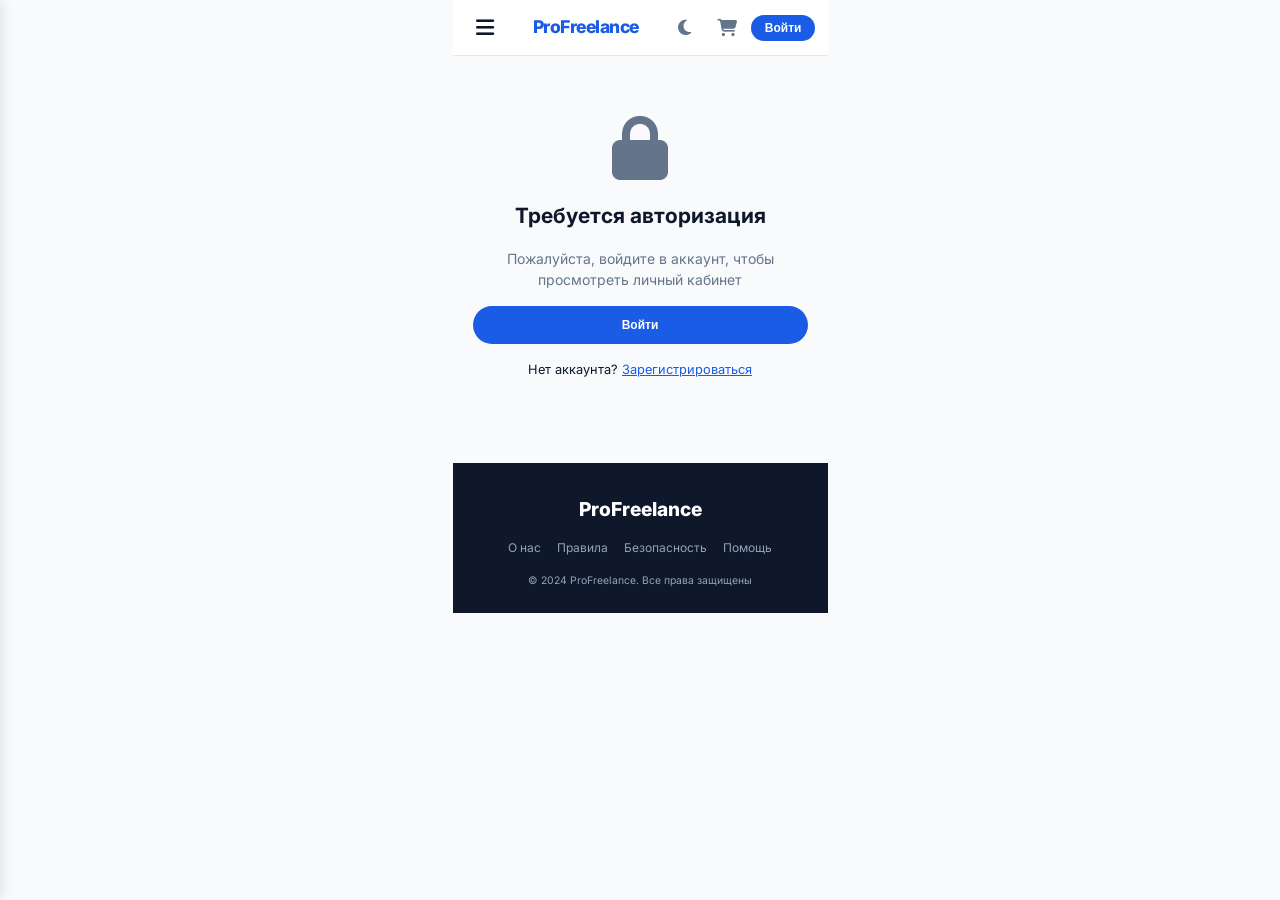
<file: assets/pages/cabinet.html>
<!DOCTYPE html>
<html lang="ru">
<head>
    <meta charset="UTF-8" />
    <meta name="viewport" content="width=device-width, initial-scale=1.0, user-scalable=yes" />
    <title>Личный кабинет — ProFreelance Solutions</title>
    <link href="https://fonts.googleapis.com/css2?family=Inter:wght@300;400;500;600;700;800&display=swap" rel="stylesheet" />
    <link rel="stylesheet" href="https://cdnjs.cloudflare.com/ajax/libs/font-awesome/6.4.0/css/all.min.css" />
    <link rel="stylesheet" href="../css/style.css" />
</head>
<body>
    <!-- HEADER -->
    <header class="header">
        <div class="header-inner">
            <button class="burger-btn" id="burgerBtn" aria-label="Меню"><i class="fas fa-bars"></i></button>
            <a href="index.html" class="logo"><span class="logo-name">ProFreelance</span></a>
            <div class="header-actions">
                <button class="icon-btn theme-toggle" id="themeToggle"><i class="fas fa-moon"></i></button>
                <button class="icon-btn cart-icon-btn" onclick="window.location.href='cart.html'"><i class="fas fa-shopping-cart"></i><span class="badge" id="cartBadge">0</span></button>
                <button class="btn-login" id="headerLoginBtn">Войти</button>
                <button class="btn-login" id="headerLogoutBtn" style="display:none;">Выйти</button>
            </div>
        </div>
    </header>

    <!-- MOBILE MENU -->
    <div class="mobile-menu" id="mobileMenu">
        <div class="mobile-menu-header"><span class="mobile-menu-title">Меню</span><button class="close-menu" id="closeMenuBtn"><i class="fas fa-times"></i></button></div>
        <nav class="mobile-nav">
            <a href="../../index.html">Главная</a>
            <a href="../pages/catalog.html">Каталог услуг</a>
            <a href="../pages/corzina.html">Корзина</a>
            <a href="../pages/cabinet.html">Личный кабинет</a>
            <a href="#" id="mobileLoginBtn">Войти</a>
            <a href="#" id="mobileLogoutBtn" style="display:none;">Выйти</a>
        </nav>
    </div>

    <!-- AUTH MODAL (ВХОД) -->
    <div class="modal-overlay" id="authModal">
        <div class="modal"><button class="modal-close" id="closeAuthModalBtn"><i class="fas fa-times"></i></button>
            <h2>Вход в аккаунт</h2>
            <p>Введите свои данные для входа</p>
            <div class="social-login"><button class="social-btn"><i class="fab fa-google"></i></button><button class="social-btn"><i class="fab fa-vk"></i></button><button class="social-btn"><i class="fab fa-telegram"></i></button></div>
            <div class="divider">или</div>
            <div class="form-group"><input type="email" id="loginEmail" placeholder="Email" /></div>
            <div class="form-group"><input type="password" id="loginPassword" placeholder="Пароль" /></div>
            <button class="btn-primary-full" id="doLoginBtn">Войти</button>
            <div class="modal-footer">Нет аккаунта? <a href="#" id="switchToRegisterBtn">Регистрация</a></div>
        </div>
    </div>

    <!-- REGISTER MODAL (РЕГИСТРАЦИЯ) -->
    <div class="modal-overlay" id="registerModal">
        <div class="modal"><button class="modal-close" id="closeRegisterModalBtn"><i class="fas fa-times"></i></button>
            <h2>Регистрация</h2>
            <p>Создайте новый аккаунт</p>
            <div class="form-group"><input type="text" id="regName" placeholder="Ваше имя" /></div>
            <div class="form-group"><input type="email" id="regEmail" placeholder="Email" /></div>
            <div class="form-group"><input type="tel" id="regPhone" placeholder="Телефон (необязательно)" /></div>
            <div class="form-group"><input type="password" id="regPassword" placeholder="Пароль" /></div>
            <div class="form-group"><input type="password" id="regPasswordConfirm" placeholder="Подтвердите пароль" /></div>
            <button class="btn-primary-full" id="doRegisterBtn">Зарегистрироваться</button>
            <div class="modal-footer">Уже есть аккаунт? <a href="#" id="switchToLoginBtn">Войти</a></div>
        </div>
    </div>

    <!-- NOT AUTHORIZED MESSAGE (БЛОК ДЛЯ НЕАВТОРИЗОВАННЫХ) -->
    <div class="not-authorized-message" id="notAuthorizedMessage" style="text-align:center; padding:60px 20px; display:none;">
        <i class="fas fa-lock" style="font-size:64px; margin-bottom:20px; color:var(--text-gray);"></i>
        <h2>Требуется авторизация</h2>
        <p style="margin:16px 0; color:var(--text-gray);">Пожалуйста, войдите в аккаунт, чтобы просмотреть личный кабинет</p>
        <button class="btn-primary" onclick="openLoginModal()" style="padding:12px 32px; border-radius:30px;">Войти</button>
        <p style="margin-top:16px; font-size:0.8rem;">Нет аккаунта? <a href="#" onclick="switchToRegister(); return false;" style="color:var(--primary);">Зарегистрироваться</a></p>
    </div>

    <!-- PROFILE CONTENT (СКРЫТ ДЛЯ НЕАВТОРИЗОВАННЫХ) -->
    <div id="profileContent" style="display:none;">
        <!-- PROFILE HEADER -->
        <div class="profile-header">
            <div class="profile-header-inner">
                <div class="profile-avatar" id="profileAvatar">АИ</div>
                <div class="profile-info">
                    <div class="profile-name" id="profileNameDisplay">Загрузка...</div>
                    <div class="profile-rating"><span class="profile-stars">★★★★★</span><span class="profile-rating-num" id="profileRating">4.8 · Заказчик</span></div>
                    <div class="profile-since" id="profileSince">С нами с: загрузка...</div>
                    <div class="profile-stats">
                        <div class="profile-stat"><div class="profile-stat-num" id="profileOrdersCount">0</div><div class="profile-stat-label">Заказов</div></div>
                        <div class="profile-stat"><div class="profile-stat-num" id="profileCompletedCount">0</div><div class="profile-stat-label">Выполнено</div></div>
                        <div class="profile-stat"><div class="profile-stat-num" id="profileSpentAmount">0 ₽</div><div class="profile-stat-label">Потрачено</div></div>
                    </div>
                </div>
                <button class="btn-edit-profile" id="editProfileBtn"><i class="fas fa-edit"></i> Редактировать профиль</button>
            </div>
        </div>

        <!-- TABS BAR -->
        <div class="tabs-bar">
            <div class="tabs-bar-inner">
                <button class="tab-btn active" data-tab="orders"><i class="fas fa-list"></i> Мои заказы</button>
                <button class="tab-btn" data-tab="profile"><i class="fas fa-user"></i> Профиль</button>
                <button class="tab-btn" data-tab="favorites"><i class="fas fa-heart"></i> Избранное</button>
                <button class="tab-btn" data-tab="settings"><i class="fas fa-cog"></i> Настройки</button>
            </div>
        </div>

        <!-- MAIN CONTENT -->
        <div class="main">
            <!-- ORDERS TAB -->
            <div class="tab-content active" id="tab-orders">
                <div class="orders-card">
                    <div class="orders-card-header">
                        <h3>История заказов</h3><span>Всего: <span id="totalOrdersCount">0</span> заказов</span>
                    </div>
                    <div style="overflow-x:auto;">
                        <table class="orders-table">
                            <thead>
                                <tr><th>№</th><th>Услуга / Исполнитель</th><th>Дата</th><th>Статус</th><th>Сумма</th><th>Действия</th></tr>
                            </thead>
                            <tbody id="ordersTableBody"></tbody>
                        </table>
                    </div>
                </div>
            </div>

            <!-- PROFILE TAB (РЕДАКТИРОВАНИЕ) -->
            <div class="tab-content" id="tab-profile">
                <div class="orders-card" style="padding:20px;">
                    <h3>Личные данные</h3>
                    <div style="display:flex;flex-direction:column;gap:12px;">
                        <div class="form-group"><label>Имя</label><input type="text" id="profileName" class="form-input" placeholder="Ваше имя" /></div>
                        <div class="form-group"><label>Фамилия</label><input type="text" id="profileLastName" class="form-input" placeholder="Фамилия" /></div>
                        <div class="form-group"><label>Email</label><input type="email" id="profileEmail" class="form-input" placeholder="Email" /></div>
                        <div class="form-group"><label>Телефон</label><input type="tel" id="profilePhone" class="form-input" placeholder="+7 (999) 123-45-67" /></div>
                        <div class="form-group"><label>О себе</label><textarea id="profileAbout" class="form-textarea" rows="3" placeholder="Расскажите о себе..."></textarea></div>
                        <button class="btn-save" id="saveProfileBtn">Сохранить изменения</button>
                    </div>
                </div>
            </div>

            <!-- FAVORITES TAB -->
            <div class="tab-content" id="tab-favorites">
                <div class="orders-card" style="padding:20px;">
                    <h3>Избранные услуги (<span id="favoritesCount">0</span>)</h3>
                    <div class="favorites-list" id="favoritesList">
                        <p style="text-align:center; padding:40px; color:var(--text-gray);">У вас пока нет избранных услуг</p>
                    </div>
                </div>
            </div>

            <!-- SETTINGS TAB -->
            <div class="tab-content" id="tab-settings">
                <div class="orders-card" style="padding:20px;">
                    <h3>Настройки аккаунта</h3>
                    <div class="settings-list">
                        <div class="setting-item">
                            <div class="setting-info">
                                <div class="setting-title">Email-уведомления</div>
                                <div class="setting-description">Получать уведомления о новых заказах</div>
                            </div>
                            <label class="toggle-switch"><input type="checkbox" id="emailNotificationsToggle" checked><span class="toggle-slider"></span></label>
                        </div>
                        <div class="setting-item">
                            <div class="setting-info">
                                <div class="setting-title">Двухфакторная аутентификация</div>
                                <div class="setting-description">Дополнительная защита аккаунта</div>
                            </div>
                            <button class="btn-enable" id="enable2FABtn">Включить</button>
                        </div>
                        <div class="setting-item">
                            <div class="setting-info">
                                <div class="setting-title">Сохранить настройки</div>
                                <div class="setting-description">Сохранить все изменения в настройках</div>
                            </div>
                            <button class="btn-primary" id="saveSettingsBtn" style="padding:8px 20px;">Сохранить</button>
                        </div>
                        <div class="danger-zone">
                            <div class="danger-title">Удалить аккаунт</div>
                            <div class="danger-description">Это действие необратимо. Все данные будут удалены.</div>
                            <button class="btn-delete" id="deleteAccountBtn">Удалить аккаунт</button>
                        </div>
                    </div>
                </div>
            </div>
        </div>
    </div>
      <!-- FOOTER -->
  <footer class="footer">
    <div class="container footer-inner">
      <div class="footer-logo">ProFreelance</div>
      <div class="footer-links"><a href="#">О нас</a><a href="#">Правила</a><a href="#">Безопасность</a><a
          href="#">Помощь</a></div>
      <div class="footer-copyright">© 2024 ProFreelance. Все права защищены</div>
    </div>
  </footer>

    <button class="back-top" id="backTop"><i class="fas fa-arrow-up"></i></button>
    
    <script src="../js/glav.js"></script>
    <script>
        // Инициализация вкладок для личного кабинета
        function initCabinetTabs() {
            const tabs = document.querySelectorAll('.tabs-bar .tab-btn');
            const contents = document.querySelectorAll('.tab-content');
            
            tabs.forEach(tab => {
                tab.removeEventListener('click', tab._tabHandler);
                
                const handler = function(e) {
                    const targetTab = this.getAttribute('data-tab');
                    
                    // Убираем активный класс у всех вкладок и контента
                    tabs.forEach(t => t.classList.remove('active'));
                    contents.forEach(c => c.classList.remove('active'));
                    
                    // Добавляем активный класс текущей вкладке и контенту
                    this.classList.add('active');
                    const targetContent = document.getElementById(`tab-${targetTab}`);
                    if (targetContent) targetContent.classList.add('active');
                };
                
                tab._tabHandler = handler;
                tab.addEventListener('click', handler);
            });
        }
        
        // Дополнительная инициализация для страницы кабинета
        document.addEventListener('DOMContentLoaded', function() {
            // Инициализируем вкладки
            initCabinetTabs();
            
            const user = window.loadCurrentUser ? window.loadCurrentUser() : null;
            const notAuthorizedDiv = document.getElementById('notAuthorizedMessage');
            const profileContent = document.getElementById('profileContent');
            
            if (user) {
                if (notAuthorizedDiv) notAuthorizedDiv.style.display = 'none';
                if (profileContent) profileContent.style.display = 'block';
                
                // Заполняем данные пользователя
                if (window.loadUserDataToCabinet) {
                    window.loadUserDataToCabinet();
                }
            } else {
                if (notAuthorizedDiv) notAuthorizedDiv.style.display = 'block';
                if (profileContent) profileContent.style.display = 'none';
            }
            
            // Кнопка выхода
            const headerLogoutBtn = document.getElementById('headerLogoutBtn');
            if (headerLogoutBtn) {
                headerLogoutBtn.onclick = function() {
                    if (window.logoutUser) window.logoutUser();
                };
            }
            
            const mobileLogoutBtn = document.getElementById('mobileLogoutBtn');
            if (mobileLogoutBtn) {
                mobileLogoutBtn.onclick = function() {
                    if (window.logoutUser) window.logoutUser();
                };
            }
            
            // Кнопка редактирования профиля - переключение на вкладку профиля
            const editProfileBtn = document.getElementById('editProfileBtn');
            if (editProfileBtn) {
                editProfileBtn.onclick = function() {
                    const profileTab = document.querySelector('.tabs-bar .tab-btn[data-tab="profile"]');
                    if (profileTab) {
                        profileTab.click();
                    }
                };
            }
            
            // Кнопки сохранения
            const saveProfileBtn = document.getElementById('saveProfileBtn');
            if (saveProfileBtn) {
                saveProfileBtn.onclick = function() {
                    if (window.saveProfileSettings) window.saveProfileSettings();
                };
            }
            
            const saveSettingsBtn = document.getElementById('saveSettingsBtn');
            if (saveSettingsBtn) {
                saveSettingsBtn.onclick = function() {
                    if (window.saveAccountSettings) window.saveAccountSettings();
                };
            }
            
            const deleteAccountBtn = document.getElementById('deleteAccountBtn');
            if (deleteAccountBtn) {
                deleteAccountBtn.onclick = function() {
                    if (window.deleteAccount) window.deleteAccount();
                };
            }
            
            const enable2FABtn = document.getElementById('enable2FABtn');
            if (enable2FABtn) {
                enable2FABtn.onclick = function() {
                    if (window.showNotification) window.showNotification('Функция будет доступна soon');
                };
            }
        });
    </script>
</body>
</html>
</file>
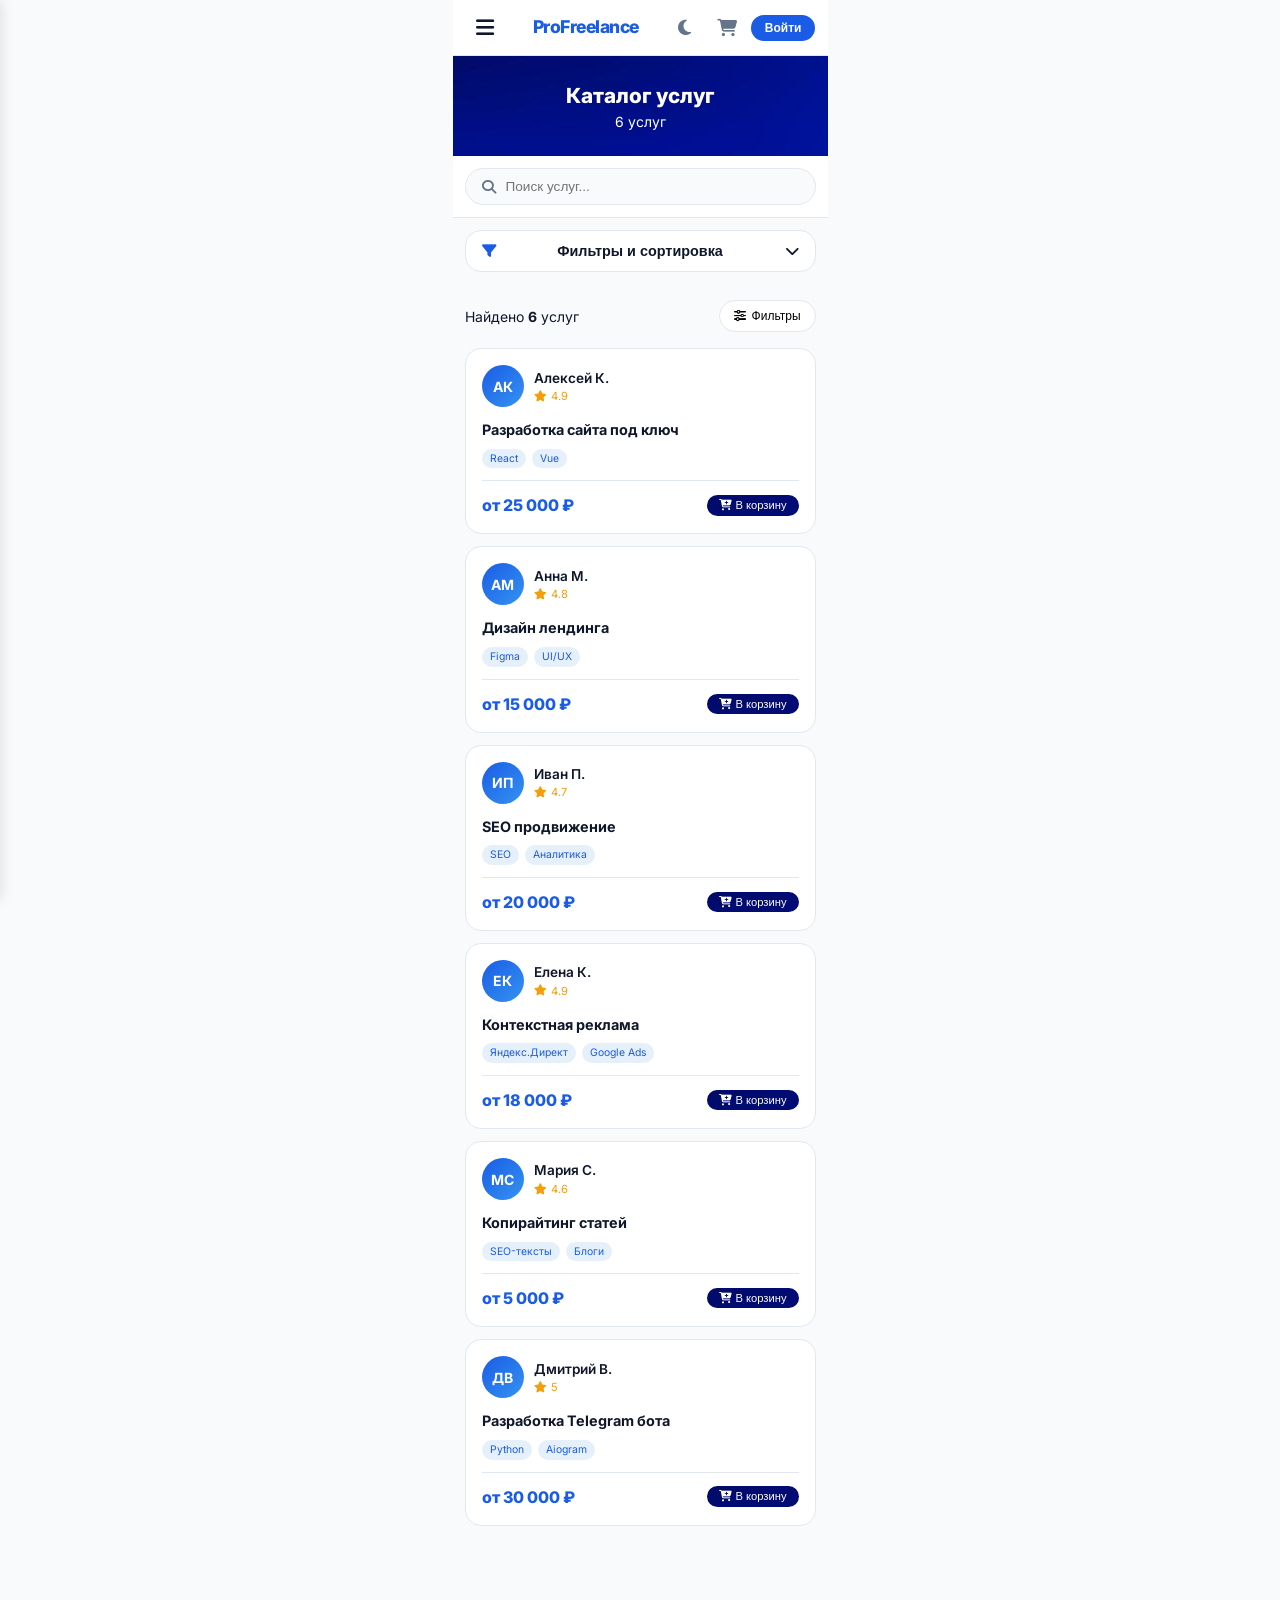
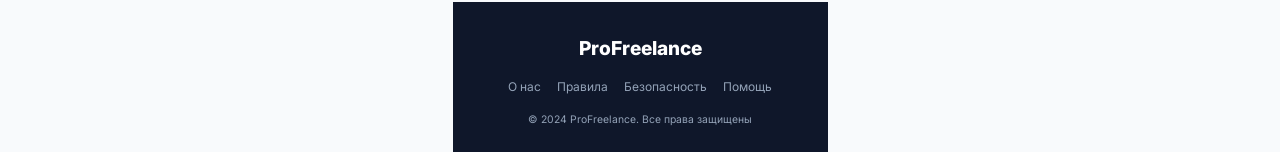
<file: assets/pages/catalog.html>
<!DOCTYPE html>
<html lang="ru">

<head>
  <meta charset="UTF-8" />
  <meta name="viewport" content="width=device-width, initial-scale=1.0, user-scalable=yes" />
  <title>Каталог услуг — ProFreelance Solutions</title>
  <link href="https://fonts.googleapis.com/css2?family=Inter:wght@300;400;500;600;700;800&display=swap"
    rel="stylesheet" />
  <link rel="stylesheet" href="https://cdnjs.cloudflare.com/ajax/libs/font-awesome/6.4.0/css/all.min.css" />
  <link rel="stylesheet" href="../css/style.css" />
</head>

<body>
  <!-- HEADER -->
  <header class="header">
    <div class="header-inner">
      <button class="burger-btn" id="burgerBtn" aria-label="Меню"><i class="fas fa-bars"></i></button>
      <a href="../../index.html" class="logo"><span class="logo-name">ProFreelance</span></a>
      <div class="header-actions">
        <button class="icon-btn theme-toggle" id="themeToggle"><i class="fas fa-moon"></i></button>
        <button class="icon-btn cart-icon-btn" onclick="window.location.href='corzina.html'"><i
            class="fas fa-shopping-cart"></i><span class="badge" id="cartBadge">0</span></button>
        <button class="btn-login" id="headerLoginBtn">Войти</button>
        <button class="btn-login" id="headerLogoutBtn" style="display:none;">Выйти</button>
      </div>
    </div>
  </header>

  <!-- Мобильное меню -->
  <div class="mobile-menu" id="mobileMenu">
    <div class="mobile-menu-header"><span class="mobile-menu-title">Меню</span><button class="close-menu"
        id="closeMenuBtn"><i class="fas fa-times"></i></button></div>
    <nav class="mobile-nav">
      <a href="../../index.html">Главная</a>
      <a href="catalog.html">Каталог услуг</a>
      <a href="corzina.html">Корзина</a>
      <a href="cabinet.html">Личный кабинет</a>
      <a href="#" id="mobileLoginBtn">Войти</a>
      <a href="#" id="mobileLogoutBtn" style="display:none;">Выйти</a>
    </nav>
  </div>

  <!-- AUTH MODAL -->
  <div class="modal-overlay" id="authModal">
    <div class="modal"><button class="modal-close" id="closeAuthModalBtn"><i class="fas fa-times"></i></button>
      <h2>Вход в аккаунт</h2>
      <p>Введите свои данные для входа</p>
      <div class="social-login"><button class="social-btn"><i class="fab fa-google"></i></button><button
          class="social-btn"><i class="fab fa-vk"></i></button><button class="social-btn"><i
            class="fab fa-telegram"></i></button></div>
      <div class="divider">или</div>
      <div class="form-group"><input type="email" id="loginEmail" placeholder="Email" /></div>
      <div class="form-group"><input type="password" id="loginPassword" placeholder="Пароль" /></div>
      <button class="btn-primary-full" id="doLoginBtn">Войти</button>
      <div class="modal-footer">Нет аккаунта? <a href="#" id="switchToRegisterBtn">Регистрация</a></div>
    </div>
  </div>

  <!-- REGISTER MODAL -->
  <div class="modal-overlay" id="registerModal">
    <div class="modal"><button class="modal-close" id="closeRegisterModalBtn"><i class="fas fa-times"></i></button>
      <h2>Регистрация</h2>
      <p>Создайте новый аккаунт</p>
      <div class="form-group"><input type="text" id="regName" placeholder="Ваше имя" /></div>
      <div class="form-group"><input type="email" id="regEmail" placeholder="Email" /></div>
      <div class="form-group"><input type="tel" id="regPhone" placeholder="Телефон (необязательно)" /></div>
      <div class="form-group"><input type="password" id="regPassword" placeholder="Пароль" /></div>
      <div class="form-group"><input type="password" id="regPasswordConfirm" placeholder="Подтвердите пароль" /></div>
      <button class="btn-primary-full" id="doRegisterBtn">Зарегистрироваться</button>
      <div class="modal-footer">Уже есть аккаунт? <a href="#" id="switchToLoginBtn">Войти</a></div>
    </div>
  </div>

  <!-- FILTERS MODAL -->
  <div class="modal-overlay" id="filtersModal">
    <div class="modal modal-full"><button class="modal-close" onclick="closeFiltersModal()"><i
          class="fas fa-times"></i></button>
      <h2>Фильтры</h2>
      <div class="filter-section">
        <h3>Категории</h3>
        <div class="filter-list" id="categoryFilters"><label class="filter-check"><input type="checkbox"
              value="web" /><span>Веб-разработка</span><span class="count">48</span></label><label
            class="filter-check"><input type="checkbox" value="design" /><span>Дизайн</span><span
              class="count">32</span></label><label class="filter-check"><input type="checkbox"
              value="marketing" /><span>Маркетинг</span><span class="count">19</span></label><label
            class="filter-check"><input type="checkbox" value="copywriting" /><span>Копирайтинг</span><span
              class="count">15</span></label><label class="filter-check"><input type="checkbox"
              value="seo" /><span>SEO</span><span class="count">11</span></label></div>
      </div>
      <div class="filter-section">
        <h3>Цена (₽)</h3>
        <div class="price-inputs"><input type="number" id="priceMin" placeholder="От" /><span>—</span><input
            type="number" id="priceMax" placeholder="До" /></div>
      </div>
      <div class="filter-section">
        <h3>Рейтинг</h3>
        <div class="stars-filter" id="ratingFilters"><label class="star-row"><input type="checkbox" value="5" /><span
              class="stars">★★★★★</span><span>5 звёзд (42)</span></label><label class="star-row"><input type="checkbox"
              value="4" /><span class="stars">★★★★☆</span><span>4+ звезды (61)</span></label><label
            class="star-row"><input type="checkbox" value="3" /><span class="stars">★★★☆☆</span><span>3+ звезды
              (18)</span></label></div>
      </div>
      <div class="filter-section">
        <h3>Срок выполнения</h3>
        <div class="filter-list" id="deadlineFilters"><label class="filter-check"><input type="checkbox"
              value="1" /><span>До 1 дня</span></label><label class="filter-check"><input type="checkbox"
              value="3" /><span>До 3 дней</span></label><label class="filter-check"><input type="checkbox"
              value="7" /><span>До 1 недели</span></label><label class="filter-check"><input type="checkbox"
              value="14" /><span>До 2 недель</span></label></div>
      </div>
      <div class="filter-actions"><button class="btn-reset-full" id="resetFiltersBtn">Сбросить всё</button><button
          class="btn-apply" id="applyFiltersBtn">Применить</button></div>
    </div>
  </div>

  <!-- MAIN CONTENT -->
  <main class="main-content">
    <div class="page-header">
      <div class="container page-header-inner">
        <h1>Каталог услуг</h1>
        <p id="totalServicesCount">124 услуги</p>
      </div>
    </div>

    <div class="search-bar">
      <div class="container search-bar-inner">
        <div class="search-box"><i class="fas fa-search"></i><input type="text" id="searchInput"
            placeholder="Поиск услуг..." /></div>
      </div>
    </div>

    <div class="catalog-section">
      <div class="container catalog-layout">

        <div class="mobile-filters-header">
          <button class="filter-toggle-btn" id="filterToggleBtn">
            <i class="fas fa-filter"></i> Фильтры и сортировка
            <i class="fas fa-chevron-down" id="filterToggleIcon"></i>
          </button>
        </div>

        <aside class="catalog-sidebar" id="catalogSidebar">
          <div class="sidebar-block sidebar-glow">
            <div class="sidebar-header" data-accordion="sort">
              <h3><i class="fas fa-sort-amount-down"></i> Сортировка</h3>
              <i class="fas fa-chevron-down accordion-icon"></i>
            </div>
            <div class="sidebar-content" id="sortContent">
              <div class="sort-list">
                <button class="sort-pill active" data-sort="default">По умолчанию</button>
                <button class="sort-pill" data-sort="price-asc">Цена ↑ (сначала дешёвые)</button>
                <button class="sort-pill" data-sort="price-desc">Цена ↓ (сначала дорогие)</button>
                <button class="sort-pill" data-sort="rating">Рейтинг (сначала высокие)</button>
              </div>
            </div>
          </div>

          <div class="sidebar-block sidebar-glow">
            <div class="sidebar-header" data-accordion="categories">
              <h3><i class="fas fa-tags"></i> Категории</h3>
              <i class="fas fa-chevron-down accordion-icon"></i>
            </div>
            <div class="sidebar-content" id="categoriesContent">
              <div class="filter-chips" id="categoryFiltersDesktop">
                <label class="filter-chip"><input type="checkbox" value="web" /> Веб-разработка</label>
                <label class="filter-chip"><input type="checkbox" value="design" /> Дизайн</label>
                <label class="filter-chip"><input type="checkbox" value="marketing" /> Маркетинг</label>
                <label class="filter-chip"><input type="checkbox" value="copywriting" /> Копирайтинг</label>
                <label class="filter-chip"><input type="checkbox" value="seo" /> SEO</label>
              </div>
            </div>
          </div>

          <div class="sidebar-block sidebar-glow">
            <div class="sidebar-header" data-accordion="price">
              <h3><i class="fas fa-ruble-sign"></i> Цена</h3>
              <i class="fas fa-chevron-down accordion-icon"></i>
            </div>
            <div class="sidebar-content" id="priceContent">
              <div class="price-range">
                <input type="number" id="priceMinDesktop" placeholder="От ₽" />
                <span>—</span>
                <input type="number" id="priceMaxDesktop" placeholder="До ₽" />
              </div>
            </div>
          </div>

          <div class="sidebar-block sidebar-glow">
            <div class="sidebar-header" data-accordion="rating">
              <h3><i class="fas fa-star"></i> Рейтинг</h3>
              <i class="fas fa-chevron-down accordion-icon"></i>
            </div>
            <div class="sidebar-content" id="ratingContent">
              <div class="filter-chips" id="ratingFiltersDesktop">
                <label class="filter-chip"><input type="checkbox" value="5" /> ★★★★★ 5</label>
                <label class="filter-chip"><input type="checkbox" value="4" /> ★★★★☆ 4+</label>
                <label class="filter-chip"><input type="checkbox" value="3" /> ★★★☆☆ 3+</label>
              </div>
            </div>
          </div>

          <div class="sidebar-block sidebar-glow">
            <div class="sidebar-header" data-accordion="deadline">
              <h3><i class="fas fa-clock"></i> Срок выполнения</h3>
              <i class="fas fa-chevron-down accordion-icon"></i>
            </div>
            <div class="sidebar-content" id="deadlineContent">
              <div class="filter-chips" id="deadlineFiltersDesktop">
                <label class="filter-chip"><input type="checkbox" value="1" /> До 1 дня</label>
                <label class="filter-chip"><input type="checkbox" value="3" /> До 3 дней</label>
                <label class="filter-chip"><input type="checkbox" value="7" /> До недели</label>
                <label class="filter-chip"><input type="checkbox" value="14" /> До 2 недель</label>
              </div>
            </div>
          </div>

          <div class="sidebar-actions">
            <button class="btn-sidebar-apply" id="applySidebarFilters">Применить фильтры</button>
            <button class="btn-sidebar-reset" id="resetSidebarFilters">Сбросить всё</button>
          </div>
        </aside>

        <div class="catalog-main">
          <div class="results-bar">
            <span>Найдено <strong id="foundCount">0</strong> услуг</span>
            <button class="filter-btn-mobile" id="mobileFilterBtn"><i class="fas fa-sliders-h"></i> Фильтры</button>
          </div>
          <div class="services-grid" id="servicesGrid"></div>
          <div class="load-more"><button class="btn-load-more" id="loadMoreBtn">Загрузить ещё</button></div>
        </div>
      </div>
    </div>
  </main>

  <!-- FOOTER -->
  <footer class="footer">
    <div class="container footer-inner">
      <div class="footer-logo">ProFreelance</div>
      <div class="footer-links"><a href="#">О нас</a><a href="#">Правила</a><a href="#">Безопасность</a><a
          href="#">Помощь</a></div>
      <div class="footer-copyright">© 2024 ProFreelance. Все права защищены</div>
    </div>
  </footer>

  <button class="back-top" id="backTop"><i class="fas fa-arrow-up"></i></button>
  <script src="../js/glav.js"></script>
</body>

</html>
</file>
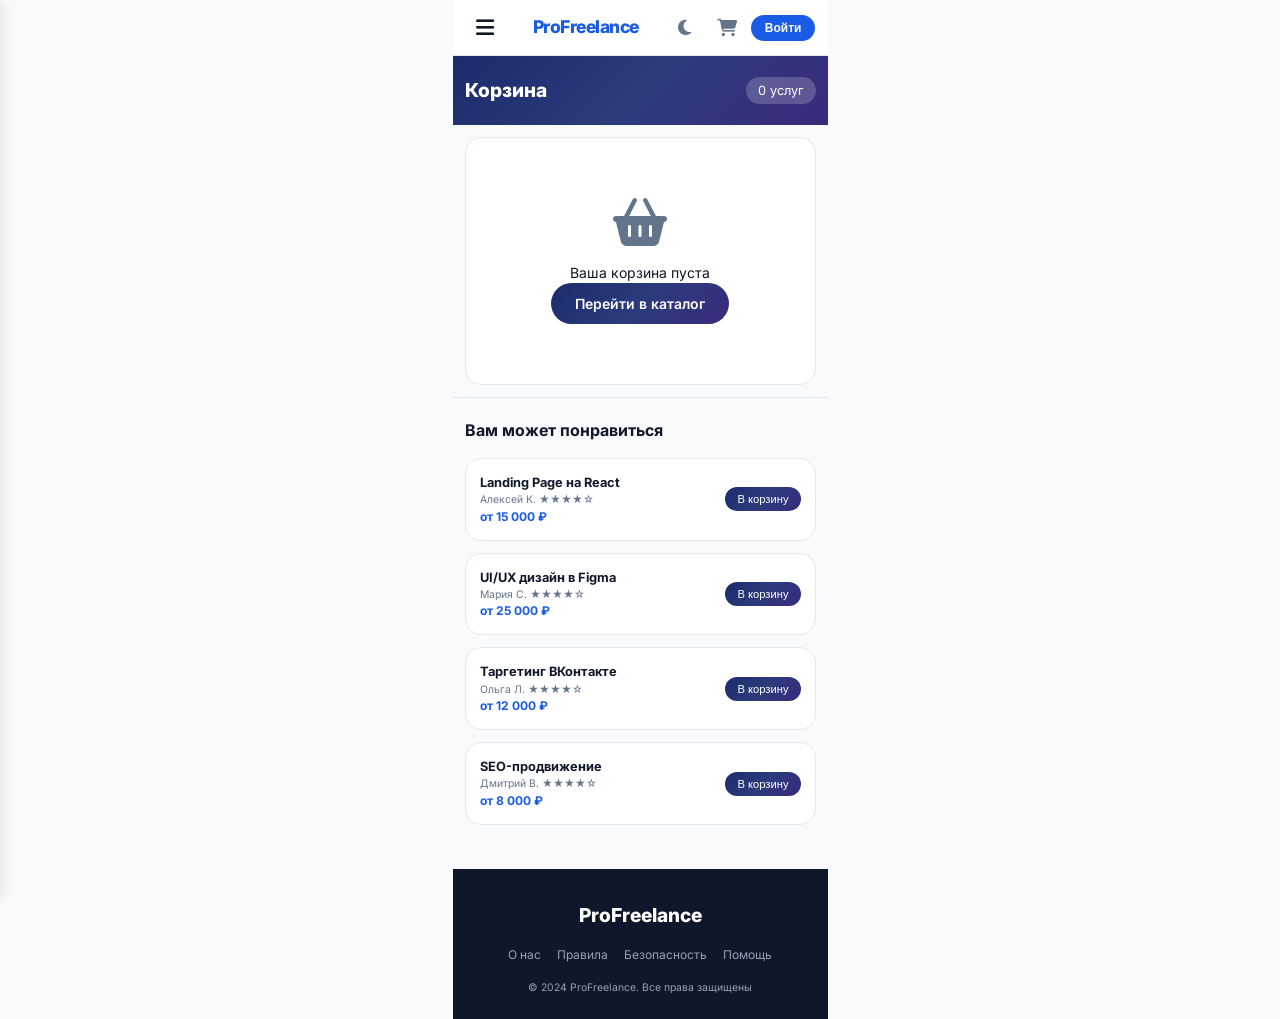
<file: assets/pages/corzina.html>
<!DOCTYPE html>
<html lang="ru">

<head>
  <meta charset="UTF-8">
  <meta name="viewport" content="width=device-width, initial-scale=1.0, user-scalable=yes">
  <title>ProFreelance — Корзина</title>
  <link rel="preconnect" href="https://fonts.googleapis.com">
  <link href="https://fonts.googleapis.com/css2?family=Inter:wght@300;400;500;600;700;800&display=swap"
    rel="stylesheet">
  <link rel="stylesheet" href="https://cdnjs.cloudflare.com/ajax/libs/font-awesome/6.4.0/css/all.min.css">
  <link rel="stylesheet" href="../css/style.css">
</head>

<body>

  <header class="header">
    <div class="header-inner">
      <button class="burger-btn" id="burgerBtn" aria-label="Меню"><i class="fas fa-bars"></i></button>
      <!-- ИСПРАВЛЕНО: путь на главную из pages/ -->
      <a href="../../index.html" class="logo"><span class="logo-name">ProFreelance</span></a>
      <div class="header-actions">
        <button class="icon-btn theme-toggle" id="themeToggle"><i class="fas fa-moon"></i></button>
        <!-- ИСПРАВЛЕНО: путь к корзине в той же папке -->
        <button class="icon-btn cart-icon-btn" onclick="window.location.href='corzina.html'" style="position: relative;"><i
            class="fas fa-shopping-cart"></i><span class="badge" id="cartBadge">3</span></button>
        <button class="btn-login" id="headerLoginBtn">Войти</button>
        <button class="btn-login" id="headerLogoutBtn" style="display:none;">Выйти</button>
      </div>
    </div>
  </header>

   <!-- Мобильное меню -->
  <div class="mobile-menu" id="mobileMenu">
    <div class="mobile-menu-header"><span class="mobile-menu-title">Меню</span><button class="close-menu"
        id="closeMenuBtn"><i class="fas fa-times"></i></button></div>
    <nav class="mobile-nav">
      <a href="../../index.html">Главная</a>
      <a href="catalog.html">Каталог услуг</a>
      <a href="corzina.html">Корзина</a>
      <a href="cabinet.html">Личный кабинет</a>
      <a href="#" id="mobileLoginBtn">Войти</a>
      <a href="#" id="mobileLogoutBtn" style="display:none;">Выйти</a>
    </nav>
  </div>

  <!-- AUTH MODAL -->
  <div class="modal-overlay" id="authModal">
    <div class="modal"><button class="modal-close" id="closeAuthModalBtn"><i class="fas fa-times"></i></button>
      <h2>Вход в аккаунт</h2>
      <p>Введите свои данные для входа</p>
      <div class="social-login"><button class="social-btn"><i class="fab fa-google"></i></button><button
          class="social-btn"><i class="fab fa-vk"></i></button><button class="social-btn"><i
            class="fab fa-telegram"></i></button></div>
      <div class="divider">или</div>
      <div class="form-group"><input type="email" id="loginEmail" placeholder="Email" /></div>
      <div class="form-group"><input type="password" id="loginPassword" placeholder="Пароль" /></div>
      <button class="btn-primary-full" id="doLoginBtn">Войти</button>
      <div class="modal-footer">Нет аккаунта? <a href="#" id="switchToRegisterBtn">Регистрация</a></div>
    </div>
  </div>

  <!-- REGISTER MODAL -->
  <div class="modal-overlay" id="registerModal">
    <div class="modal"><button class="modal-close" id="closeRegisterModalBtn"><i class="fas fa-times"></i></button>
      <h2>Регистрация</h2>
      <p>Создайте новый аккаунт</p>
      <div class="form-group"><input type="text" id="regName" placeholder="Ваше имя" /></div>
      <div class="form-group"><input type="email" id="regEmail" placeholder="Email" /></div>
      <div class="form-group"><input type="tel" id="regPhone" placeholder="Телефон (необязательно)" /></div>
      <div class="form-group"><input type="password" id="regPassword" placeholder="Пароль" /></div>
      <div class="form-group"><input type="password" id="regPasswordConfirm" placeholder="Подтвердите пароль" /></div>
      <button class="btn-primary-full" id="doRegisterBtn">Зарегистрироваться</button>
      <div class="modal-footer">Уже есть аккаунт? <a href="#" id="switchToLoginBtn">Войти</a></div>
    </div>
  </div>

  <!-- ЗАГОЛОВОК -->
  <div class="page-title-bar">
    <div class="page-title-bar-inner">
      <h1>Корзина</h1>
      <span class="cart-count" id="cartCount">3 услуги</span>
    </div>
  </div>

  <!-- ОСНОВНОЙ КОНТЕНТ -->
  <div class="main">
    <div id="cartItemsContainer">
      <div class="cart-list" id="cartList">
        <div class="cart-item" data-id="1" data-price="15000">
          <div class="item-avatar" style="background:linear-gradient(135deg,#1a5ce5,#3593F2);">АК</div>
          <div class="item-info">
            <div class="item-title">Landing Page на React</div>
            <div class="item-author"><i class="fas fa-user"></i>Алексей К.</div>
            <div class="item-params"><span class="item-param"><i class="fas fa-clock"></i>7 дн.</span><span
                class="item-param"><i class="fas fa-code"></i>Веб</span></div>
          </div>
          <div class="item-right">
            <div class="item-price">15 000 ₽</div><button class="item-delete"><i class="fas fa-trash"></i></button>
          </div>
        </div>
        <div class="cart-item" data-id="2" data-price="25000">
          <div class="item-avatar" style="background:linear-gradient(135deg,#db2777,#9333ea);">МС</div>
          <div class="item-info">
            <div class="item-title">UI/UX дизайн в Figma</div>
            <div class="item-author"><i class="fas fa-user"></i>Мария С.</div>
            <div class="item-params"><span class="item-param"><i class="fas fa-clock"></i>14 дн.</span><span
                class="item-param"><i class="fas fa-palette"></i>Дизайн</span></div>
          </div>
          <div class="item-right">
            <div class="item-price">25 000 ₽</div><button class="item-delete"><i class="fas fa-trash"></i></button>
          </div>
        </div>
        <div class="cart-item" data-id="3" data-price="12000">
          <div class="item-avatar" style="background:linear-gradient(135deg,#9333ea,#7c3aed);">ОЛ</div>
          <div class="item-info">
            <div class="item-title">Таргетинг ВКонтакте</div>
            <div class="item-author"><i class="fas fa-user"></i>Ольга Л.</div>
            <div class="item-params"><span class="item-param"><i class="fas fa-clock"></i>1 мес.</span><span
                class="item-param"><i class="fas fa-bullhorn"></i>Маркетинг</span></div>
          </div>
          <div class="item-right">
            <div class="item-price">12 000 ₽</div><button class="item-delete"><i class="fas fa-trash"></i></button>
          </div>
        </div>
      </div>
    </div>

    <div class="empty-cart-message hidden" id="emptyCartMessage">
      <i class="fas fa-shopping-basket"></i>
      <p>Ваша корзина пуста</p>
      <!-- ИСПРАВЛЕНО: путь к каталогу в той же папке -->
      <a href="catalog.html" class="btn-empty-continue">Перейти в каталог</a>
    </div>

    <div class="summary-card" id="summaryCard">
      <h3><i class="fas fa-receipt"></i> Итого</h3>
      <div id="summaryItems"></div>
      <div class="promo-row"><input type="text" class="promo-input" id="promoCode" placeholder="Промокод"><button
          class="promo-btn" id="applyPromo">Применить</button></div>
      <div class="promo-feedback" id="promoFeedback"></div>
      <div class="total-row"><span class="total-label">Итого:</span><span class="total-price" id="totalPrice">52 000
          ₽</span></div>
      <button class="btn-checkout" id="checkoutBtn"><i class="fas fa-lock"></i> Оформить</button>
      <!-- ИСПРАВЛЕНО: путь к каталогу -->
      <a href="catalog.html" class="continue-link"><i class="fas fa-arrow-left"></i> Продолжить покупки</a>
      <div class="guarantees">
        <div class="guarantee-item">
          <div class="guarantee-icon"><i class="fas fa-shield-alt"></i></div><span>Безопасная оплата</span>
        </div>
        <div class="guarantee-item">
          <div class="guarantee-icon"><i class="fas fa-undo"></i></div><span>Возврат средств</span>
        </div>
        <div class="guarantee-item">
          <div class="guarantee-icon"><i class="fas fa-headset"></i></div><span>Поддержка 24/7</span>
        </div>
      </div>
    </div>
  </div>

  <div class="recommendations">
    <h2>Вам может понравиться</h2>
    <div class="rec-grid" id="recommendationsGrid"></div>
  </div>

  <button class="back-top" id="backTopBtn"><i class="fas fa-arrow-up"></i></button>
    <!-- FOOTER -->
  <footer class="footer">
    <div class="container footer-inner">
      <div class="footer-logo">ProFreelance</div>
      <div class="footer-links"><a href="#">О нас</a><a href="#">Правила</a><a href="#">Безопасность</a><a
          href="#">Помощь</a></div>
      <div class="footer-copyright">© 2024 ProFreelance. Все права защищены</div>
    </div>
  </footer>
  <script src="../js/glav.js"></script>
</body>

</html>
</file>
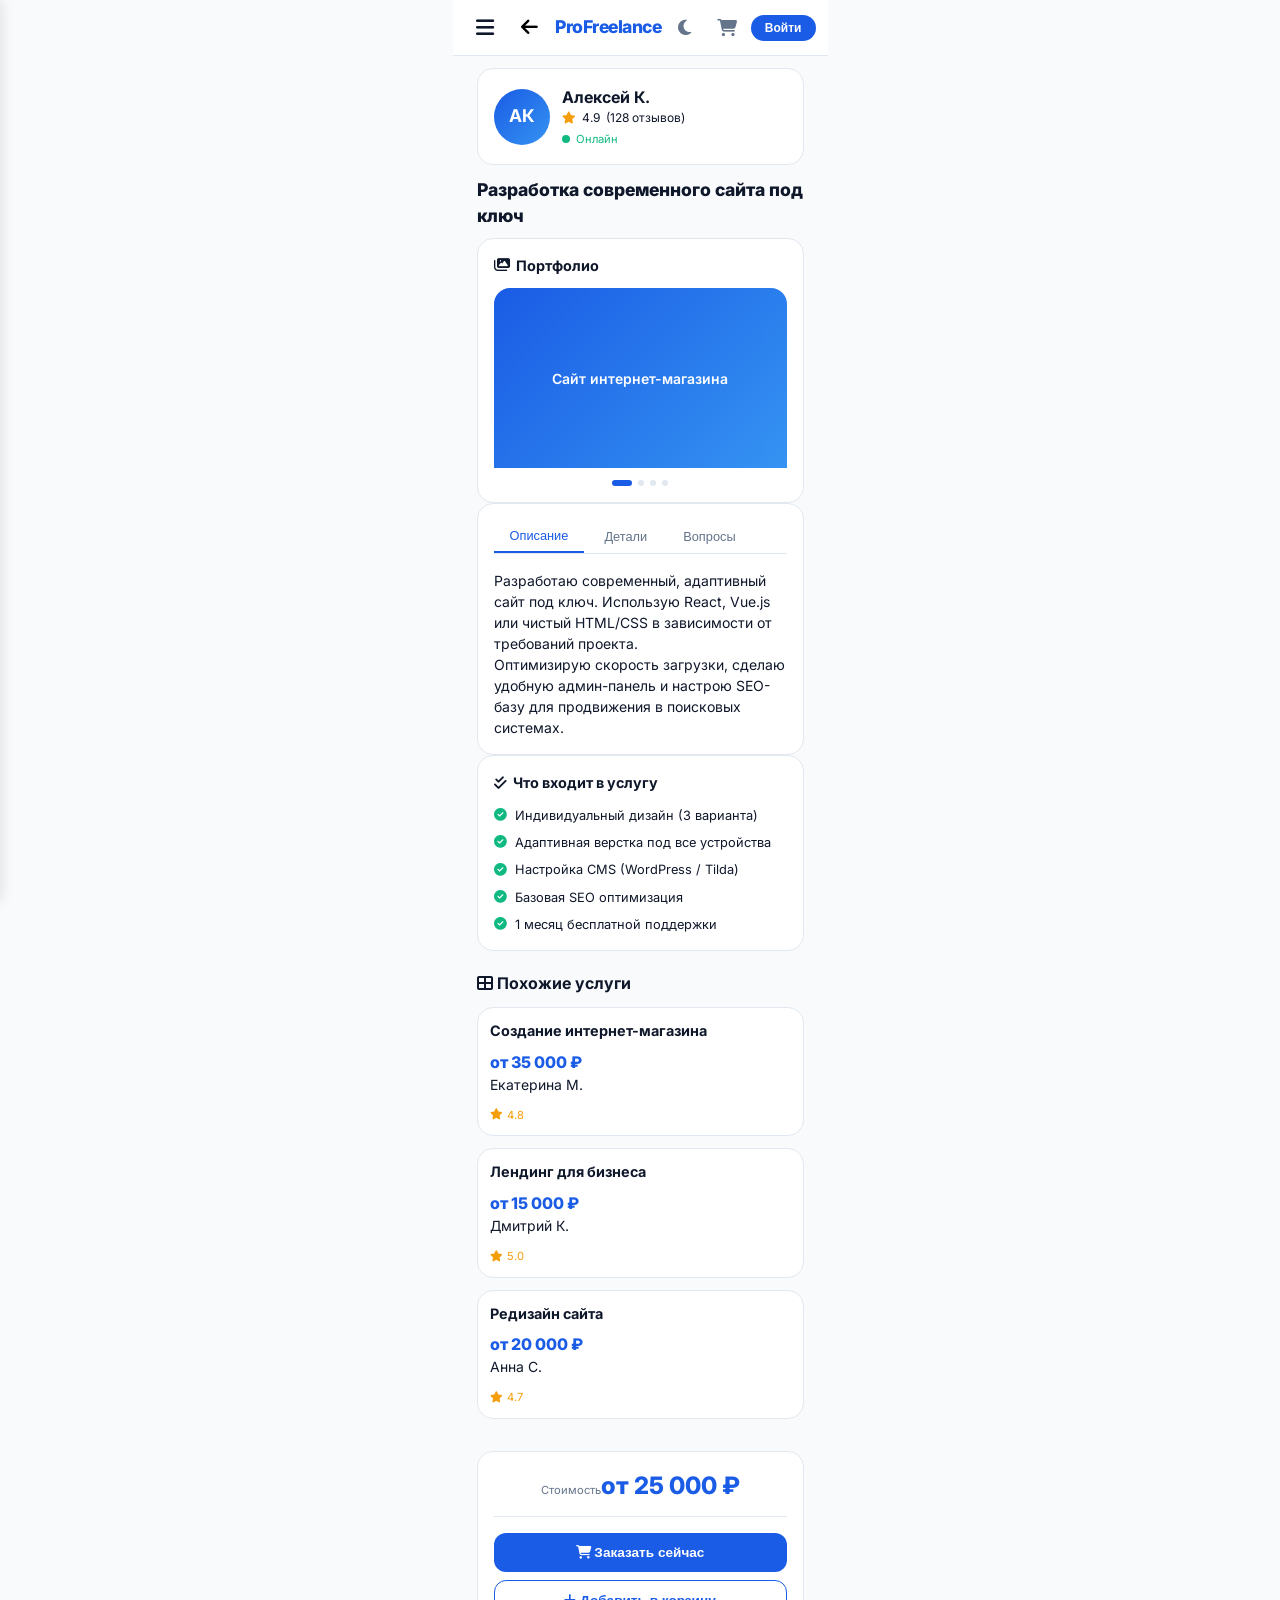
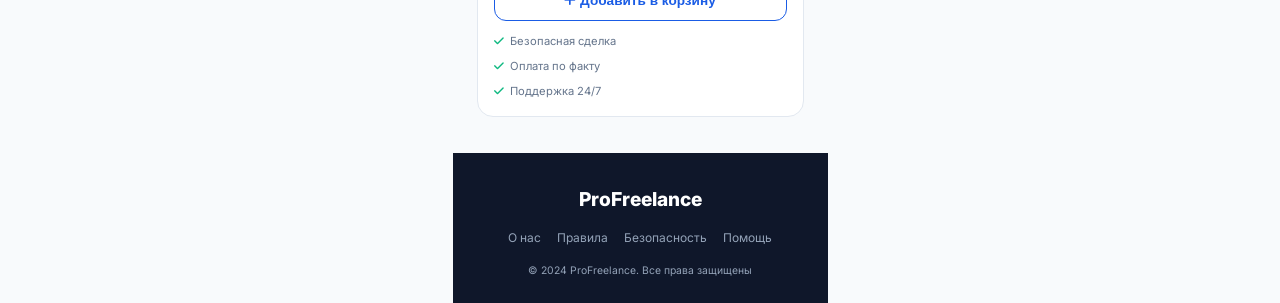
<file: assets/pages/usluga.html>
<!DOCTYPE html>
<html lang="ru">

<head>
  <meta charset="UTF-8" />
  <meta name="viewport" content="width=device-width, initial-scale=1.0, user-scalable=yes" />
  <title>Разработка сайта под ключ — ProFreelance</title>
  <link href="https://fonts.googleapis.com/css2?family=Inter:wght@300;400;500;600;700;800&display=swap"
    rel="stylesheet" />
  <link rel="stylesheet" href="https://cdnjs.cloudflare.com/ajax/libs/font-awesome/6.4.0/css/all.min.css" />
  <!-- ИСПРАВЛЕНО: путь к CSS из pages/ в css/ -->
  <link rel="stylesheet" href="../css/style.css" />
</head>

<body>
  <!-- HEADER -->
  <header class="header">
    <div class="header-inner">
      <button class="burger-btn" id="burgerBtn" aria-label="Меню"><i class="fas fa-bars"></i></button>
      <!-- ИСПРАВЛЕНО: путь назад в ту же папку -->
      <button class="back-btn"><a href="catalog.html"><i class="fas fa-arrow-left"></i></a></button>
      <!-- ИСПРАВЛЕНО: путь на главную из pages/ в корень -->
      <a href="../../index.html" class="logo"><span class="logo-name">ProFreelance</span></a>
      <div class="header-actions">
        <button class="icon-btn theme-toggle" id="themeToggle"><i class="fas fa-moon"></i></button>
        <!-- ИСПРАВЛЕНО: путь к корзине в той же папке -->
        <button class="icon-btn" onclick="window.location.href='corzina.html'"><i class="fas fa-shopping-cart"></i><span
            class="badge" id="cartBadge">0</span></button>
        <button class="btn-login" id="headerLoginBtn">Войти</button>
        <button class="btn-login" id="headerLogoutBtn" style="display:none;">Выйти</button>
      </div>
    </div>
  </header>

  <!-- MOBILE MENU -->
  <div class="mobile-menu" id="mobileMenu">
    <div class="mobile-menu-header"><span class="mobile-menu-title">Меню</span><button class="close-menu"
        id="closeMenuBtn"><i class="fas fa-times"></i></button></div>
    <nav class="mobile-nav">
      <!-- ИСПРАВЛЕНО: все пути относительно текущей папки pages/ -->
      <a href="../../index.html">Главная</a>
      <a href="catalog.html">Каталог услуг</a>
      <a href="corzina.html">Корзина</a>
      <a href="cabinet.html">Личный кабинет</a>
      <a href="#" id="mobileLoginBtn">Войти</a>
      <a href="#" id="mobileLogoutBtn" style="display:none;">Выйти</a>
    </nav>
  </div>

  <!-- AUTH MODAL -->
  <div class="modal-overlay" id="authModal">
    <div class="modal"><button class="modal-close" id="closeAuthModalBtn"><i class="fas fa-times"></i></button>
      <h2>Вход в аккаунт</h2>
      <p>Введите свои данные для входа</p>
      <div class="social-login"><button class="social-btn"><i class="fab fa-google"></i></button><button
          class="social-btn"><i class="fab fa-vk"></i></button><button class="social-btn"><i
            class="fab fa-telegram"></i></button></div>
      <div class="divider">или</div>
      <div class="form-group"><input type="email" id="loginEmail" placeholder="Email" /></div>
      <div class="form-group"><input type="password" id="loginPassword" placeholder="Пароль" /></div>
      <button class="btn-primary-full" id="doLoginBtn">Войти</button>
      <div class="modal-footer">Нет аккаунта? <a href="#" id="switchToRegisterBtn">Регистрация</a></div>
    </div>
  </div>

  <!-- REGISTER MODAL -->
  <div class="modal-overlay" id="registerModal">
    <div class="modal"><button class="modal-close" id="closeRegisterModalBtn"><i class="fas fa-times"></i></button>
      <h2>Регистрация</h2>
      <p>Создайте новый аккаунт</p>
      <div class="form-group"><input type="text" id="regName" placeholder="Ваше имя" /></div>
      <div class="form-group"><input type="email" id="regEmail" placeholder="Email" /></div>
      <div class="form-group"><input type="tel" id="regPhone" placeholder="Телефон (необязательно)" /></div>
      <div class="form-group"><input type="password" id="regPassword" placeholder="Пароль" /></div>
      <div class="form-group"><input type="password" id="regPasswordConfirm" placeholder="Подтвердите пароль" /></div>
      <button class="btn-primary-full" id="doRegisterBtn">Зарегистрироваться</button>
      <div class="modal-footer">Уже есть аккаунт? <a href="#" id="switchToLoginBtn">Войти</a></div>
    </div>
  </div>

  <!-- MAIN CONTENT -->
  <main class="main">
    <div class="content-wrapper container">
      <div class="left-column">
        <div class="author-card">
          <div class="author-avatar"><span>АК</span></div>
          <div class="author-info">
            <h3>Алексей К.</h3>
            <div class="rating"><i class="fas fa-star"></i><span>4.9</span><span class="reviews">(128 отзывов)</span>
            </div>
            <span class="online-badge"><span class="online-dot"></span>Онлайн</span>
          </div>
        </div>
        <h1 class="service-title">Разработка современного сайта под ключ</h1>

        <div class="section-block">
          <h3><i class="fas fa-images"></i> Портфолио</h3>
          <div class="portfolio-slider">
            <div class="portfolio-slides" id="portfolioSlides">
              <div class="portfolio-slide ps-1">Сайт интернет-магазина</div>
              <div class="portfolio-slide ps-2">Корпоративный портал</div>
              <div class="portfolio-slide ps-3">Лендинг для стартапа</div>
              <div class="portfolio-slide ps-4">Мобильное приложение</div>
            </div>
            <div class="portfolio-dots" id="portfolioDots">
              <div class="p-dot active"></div>
              <div class="p-dot"></div>
              <div class="p-dot"></div>
              <div class="p-dot"></div>
            </div>
          </div>
        </div>

        <div class="section-block">
          <div class="tabs">
            <div class="tabs-header">
              <button class="tab-btn active" data-tab="description">Описание</button>
              <button class="tab-btn" data-tab="details">Детали</button>
              <button class="tab-btn" data-tab="faq">Вопросы</button>
            </div>
            <div class="tabs-content">
              <div class="tab-panel active" id="description">
                <p>Разработаю современный, адаптивный сайт под ключ. Использую React, Vue.js или чистый HTML/CSS в
                  зависимости от требований проекта.</p>
                <p>Оптимизирую скорость загрузки, сделаю удобную админ-панель и настрою SEO-базу для продвижения в
                  поисковых системах.</p>
              </div>
              <div class="tab-panel" id="details">
                <div class="details-grid">
                  <div class="detail-item"><i class="fas fa-layer-group"></i>
                    <div><strong>Тип сайта</strong><span> Лендинг, корпоративный, магазин</span></div>
                  </div>
                  <div class="detail-item"><i class="fas fa-palette"></i>
                    <div><strong>Дизайн</strong><span> Индивидуальный, не шаблонный</span></div>
                  </div>
                  <div class="detail-item"><i class="fas fa-mobile-alt"></i>
                    <div><strong>Адаптивность</strong><span> Все устройства и браузеры</span></div>
                  </div>
                  <div class="detail-item"><i class="fas fa-tachometer-alt"></i>
                    <div><strong>Скорость</strong><span> 90+ по PageSpeed</span></div>
                  </div>
                </div>
              </div>
              <div class="tab-panel" id="faq">
                <div class="accordion" id="faqAccordion">
                  <div class="accordion-item"><button class="accordion-header" type="button"><span>Сколько времени
                        занимает разработка?</span><i class="fas fa-chevron-down"></i></button>
                    <div class="accordion-body">
                      <div class="accordion-content">
                        <p>Средний срок разработки сайта под ключ составляет 10-15 рабочих дней.</p>
                      </div>
                    </div>
                  </div>
                  <div class="accordion-item"><button class="accordion-header" type="button"><span>Как происходит
                        оплата?</span><i class="fas fa-chevron-down"></i></button>
                    <div class="accordion-body">
                      <div class="accordion-content">
                        <p>Работаю по предоплате 50% перед началом работы и 50% после сдачи проекта.</p>
                      </div>
                    </div>
                  </div>
                  <div class="accordion-item"><button class="accordion-header" type="button"><span>Что если мне не
                        понравится результат?</span><i class="fas fa-chevron-down"></i></button>
                    <div class="accordion-body">
                      <div class="accordion-content">
                        <p>Я предоставляю 3 варианта дизайна на выбор и бесплатные правки в течение 30 дней.</p>
                      </div>
                    </div>
                  </div>
                </div>
              </div>
            </div>
          </div>
        </div>

        <div class="section-block">
          <h3><i class="fas fa-check-double"></i> Что входит в услугу</h3>
          <div class="include-list">
            <div class="include-item"><i class="fas fa-check-circle"></i><span>Индивидуальный дизайн (3 варианта)</span>
            </div>
            <div class="include-item"><i class="fas fa-check-circle"></i><span>Адаптивная верстка под все
                устройства</span></div>
            <div class="include-item"><i class="fas fa-check-circle"></i><span>Настройка CMS (WordPress / Tilda)</span>
            </div>
            <div class="include-item"><i class="fas fa-check-circle"></i><span>Базовая SEO оптимизация</span></div>
            <div class="include-item"><i class="fas fa-check-circle"></i><span>1 месяц бесплатной поддержки</span></div>
          </div>
        </div>

        <div class="similar-section">
          <h2><i class="fas fa-th-large"></i> Похожие услуги</h2>
          <div class="similar-list">
            <!-- ИСПРАВЛЕНО: пути в той же папке -->
            <div class="similar-card" onclick="location.href='usluga.html?id=2'">
              <div class="card-title">Создание интернет-магазина</div>
              <div class="card-price">от 35 000 ₽</div>
              <div class="card-author">Екатерина М.</div>
              <div class="card-rating"><i class="fas fa-star"></i> 4.8</div>
            </div>
            <div class="similar-card" onclick="location.href='usluga.html?id=3'">
              <div class="card-title">Лендинг для бизнеса</div>
              <div class="card-price">от 15 000 ₽</div>
              <div class="card-author">Дмитрий К.</div>
              <div class="card-rating"><i class="fas fa-star"></i> 5.0</div>
            </div>
            <div class="similar-card" onclick="location.href='usluga.html?id=4'">
              <div class="card-title">Редизайн сайта</div>
              <div class="card-price">от 20 000 ₽</div>
              <div class="card-author">Анна С.</div>
              <div class="card-rating"><i class="fas fa-star"></i> 4.7</div>
            </div>
          </div>
        </div>
      </div>

      <div class="right-column">
        <div class="price-card-desktop">
          <div class="price-header"><span class="price-label">Стоимость</span><span class="price-value">от 25 000
              ₽</span></div>
          <button class="btn-order-desktop" onclick="openLoginModal()"><i class="fas fa-shopping-cart"></i> Заказать
            сейчас</button>
          <button class="btn-add-cart"
            onclick="addToCart({id:1, name:'Разработка сайта под ключ', price:25000, author:'Алексей К.'})"><i
              class="fas fa-plus"></i> Добавить в корзину</button>
          <div class="price-features">
            <div class="price-feature"><i class="fas fa-check"></i><span>Безопасная сделка</span></div>
            <div class="price-feature"><i class="fas fa-check"></i><span>Оплата по факту</span></div>
            <div class="price-feature"><i class="fas fa-check"></i><span>Поддержка 24/7</span></div>
          </div>
        </div>
      </div>
    </div>
  </main>

  <!-- FOOTER -->
  <footer class="footer">
    <div class="container footer-inner">
      <div class="footer-logo">ProFreelance</div>
      <div class="footer-links"><a href="#">О нас</a><a href="#">Правила</a><a href="#">Безопасность</a><a
          href="#">Помощь</a></div>
      <div class="footer-copyright">© 2024 ProFreelance. Все права защищены</div>
    </div>
  </footer>

  <button class="back-top" id="backTop"><i class="fas fa-arrow-up"></i></button>
  <!-- ИСПРАВЛЕНО: путь к JS из pages/ в js/ -->
  <script src="../js/glav.js"></script>
</body>

</html>
</file>
<file: assets/css/style.css>
/* ============================================ */
/* RESET & GLOBAL STYLES - МОБИЛЬНАЯ ВЕРСИЯ 375px */
/* ============================================ */
* {
  margin: 0;
  padding: 0;
  box-sizing: border-box;
}

:root {
  --primary: #1a5ce5;
  --primary-dark: #1449c0;
  --primary-light: #3593f2;
  --primary-bg: #e6f0fa;
  --primary-bg-light: #f0f7ff;
  --success: #10b981;
  --danger: #ef4444;
  --warning: #f59e0b;
  --text-dark: #0f172a;
  --text-gray: #64748b;
  --text-light: #94a3b8;
  --bg: #f8fafc;
  --white: #ffffff;
  --border: #e2e8f0;
  --shadow: 0 4px 6px -1px rgba(0, 0, 0, 0.1);
  --shadow-md: 0 6px 12px -2px rgba(0, 0, 0, 0.1);
  --shadow-lg: 0 10px 25px -5px rgba(0, 0, 0, 0.1);
  --shadow-xl: 0 20px 40px -10px rgba(0, 0, 0, 0.15);
  --radius: 16px;
  --radius-sm: 8px;
  --radius-lg: 24px;
  --transition: 0.25s ease;
  --header-height: 56px;
}

/* Dark Theme */
body.dark {
  --primary: #4f7df3;
  --primary-dark: #3a66db;
  --primary-light: #6b8ef5;
  --primary-bg: #1e293b;
  --primary-bg-light: #1a2537;
  --text-dark: #f1f5f9;
  --text-gray: #94a3b8;
  --text-light: #64748b;
  --bg: #0f172a;
  --white: #1e293b;
  --border: #334155;
}

body {
  font-family: "Inter", -apple-system, BlinkMacSystemFont, sans-serif;
  background: var(--bg);
  color: var(--text-dark);
  line-height: 1.5;
  font-size: 14px;
  transition: background-color var(--transition), color var(--transition);
  max-width: 375px;
  margin: 0 auto;
  min-height: 100vh;
  overflow-x: hidden;
}

.container {
  padding: 0 12px;
  width: 100%;
}

.hidden {
  display: none !important;
}

/* ============================================ */
/* HEADER & MOBILE MENU */
/* ============================================ */
.header {
  background: rgba(255, 255, 255, 0.95);
  border-bottom: 1px solid var(--border);
  position: sticky;
  top: 0;
  z-index: 1000;
  backdrop-filter: blur(10px);
  height: var(--header-height);
  display: flex;
  align-items: center;
}

body.dark .header {
  background: rgba(30, 41, 59, 0.95);
}

.header-inner {
  display: flex;
  align-items: center;
  justify-content: space-between;
  padding: 0 12px;
  width: 100%;
}

.burger-btn {
  background: none;
  border: none;
  font-size: 1.3rem;
  color: var(--text-dark);
  cursor: pointer;
  width: 40px;
  height: 40px;
  border-radius: 8px;
  display: flex;
  align-items: center;
  justify-content: center;
}

.burger-btn:hover {
  background: var(--primary-bg);
}

.logo {
  text-decoration: none;
}

.logo-name {
  font-size: 1.1rem;
  font-weight: 800;
  color: var(--primary);
  letter-spacing: -0.5px;
}

.back-btn {
  background: none;
  border: none;
  font-size: 1.2rem;
  width: 40px;
  height: 40px;
  border-radius: 8px;
  display: flex;
  align-items: center;
  justify-content: center;
}

.back-btn a {
  color: inherit;
  text-decoration: none;
}

.header-actions {
  display: flex;
  align-items: center;
  gap: 6px;
}

.icon-btn {
  background: none;
  border: none;
  cursor: pointer;
  position: relative;
  padding: 8px;
  border-radius: var(--radius-sm);
  font-size: 1.1rem;
  color: var(--text-gray);
  width: 36px;
  height: 36px;
  display: flex;
  align-items: center;
  justify-content: center;
}

.icon-btn:hover {
  background: var(--primary-bg);
  color: var(--primary);
}

.badge {
  position: absolute;
  top: -4px;
  right: -4px;
  background: var(--danger);
  color: white;
  font-size: 0.6rem;
  font-weight: 700;
  width: 18px;
  height: 18px;
  border-radius: 50%;
  display: flex;
  align-items: center;
  justify-content: center;
}

.btn-login {
  background: var(--primary);
  color: white;
  border: none;
  padding: 6px 14px;
  border-radius: 30px;
  font-weight: 600;
  font-size: 0.75rem;
  cursor: pointer;
  transition: all var(--transition);
}

.btn-login:hover {
  background: var(--primary-dark);
}

/* Mobile Menu */
.mobile-menu {
  position: fixed;
  top: 0;
  left: -280px;
  width: 280px;
  height: 100%;
  background: var(--white);
  z-index: 1001;
  box-shadow: 2px 0 12px rgba(0, 0, 0, 0.1);
  transition: left 0.3s ease;
  display: flex;
  flex-direction: column;
}

.mobile-menu.open {
  left: 0;
}

.mobile-menu-header {
  display: flex;
  align-items: center;
  justify-content: space-between;
  padding: 20px;
  border-bottom: 1px solid var(--border);
}

.mobile-menu-title {
  font-size: 1.1rem;
  font-weight: 700;
}

.close-menu {
  background: none;
  border: none;
  font-size: 1.2rem;
  cursor: pointer;
  width: 36px;
  height: 36px;
  border-radius: 8px;
  display: flex;
  align-items: center;
  justify-content: center;
}

.close-menu:hover {
  background: var(--primary-bg);
}

.mobile-nav {
  display: flex;
  flex-direction: column;
  padding: 16px;
  gap: 8px;
}

.mobile-nav a {
  padding: 12px 16px;
  border-radius: var(--radius-sm);
  font-size: 0.9rem;
  font-weight: 500;
  color: var(--text-dark);
  text-decoration: none;
}

.mobile-nav a:active {
  background: var(--primary-bg);
  color: var(--primary);
}

/* ============================================ */
/* MODAL (Auth & Filters) */
/* ============================================ */
.modal-overlay {
  display: none;
  position: fixed;
  inset: 0;
  z-index: 2000;
  background: rgba(0, 0, 0, 0.5);
  align-items: center;
  justify-content: center;
  padding: 12px;
  backdrop-filter: blur(4px);
}

.modal-overlay.open {
  display: flex;
}

.modal {
  background: var(--white);
  border-radius: var(--radius-lg);
  padding: 24px 16px;
  width: 100%;
  max-width: 351px;
  animation: fadeInUp 0.3s ease;
  position: relative;
  box-shadow: var(--shadow-xl);
}

.modal-full {
  max-width: 351px;
  max-height: 85vh;
  overflow-y: auto;
}

@keyframes fadeInUp {
  from { opacity: 0; transform: translateY(30px); }
  to { opacity: 1; transform: translateY(0); }
}

.modal-close {
  position: absolute;
  top: 12px;
  right: 12px;
  background: none;
  border: none;
  font-size: 1.2rem;
  cursor: pointer;
  color: var(--text-gray);
  width: 32px;
  height: 32px;
  border-radius: 50%;
  display: flex;
  align-items: center;
  justify-content: center;
}

.modal h2 {
  font-size: 1.2rem;
  font-weight: 700;
  margin-bottom: 8px;
}

.modal p {
  color: var(--text-gray);
  margin-bottom: 20px;
  font-size: 0.85rem;
}

.social-login {
  display: flex;
  gap: 12px;
  margin-bottom: 20px;
  justify-content: center;
}

.social-btn {
  width: 44px;
  height: 44px;
  border-radius: 12px;
  border: 1px solid var(--border);
  background: var(--white);
  cursor: pointer;
  font-size: 1rem;
  font-weight: 700;
  color: var(--text-gray);
}

.divider {
  text-align: center;
  color: var(--text-gray);
  font-size: 0.75rem;
  margin: 16px 0;
  position: relative;
}

.divider::before,
.divider::after {
  content: '';
  position: absolute;
  top: 50%;
  width: 35%;
  height: 1px;
  background: var(--border);
}

.divider::before { left: 0; }
.divider::after { right: 0; }

.form-group {
  margin-bottom: 12px;
}

.form-group input,
.form-group select,
.form-group textarea {
  width: 100%;
  padding: 10px 12px;
  border: 1px solid var(--border);
  border-radius: 12px;
  font-size: 0.85rem;
  font-family: inherit;
  outline: none;
  background: var(--bg);
  color: var(--text-dark);
}

.form-group input:focus {
  border-color: var(--primary);
  box-shadow: 0 0 0 3px var(--primary-bg);
}

.btn-primary-full {
  width: 100%;
  padding: 12px;
  background: var(--primary);
  color: white;
  border: none;
  border-radius: 12px;
  font-size: 0.85rem;
  font-weight: 600;
  cursor: pointer;
  margin-top: 8px;
}

.modal-footer {
  text-align: center;
  margin-top: 20px;
  font-size: 0.75rem;
  color: var(--text-gray);
}

.modal-footer a {
  color: var(--primary);
  text-decoration: none;
}

/* Filter Modal */
.filter-section {
  margin-bottom: 20px;
}

.filter-section h3 {
  font-size: 0.9rem;
  font-weight: 700;
  margin-bottom: 12px;
}

.filter-list {
  display: flex;
  flex-direction: column;
  gap: 8px;
}

.filter-check {
  display: flex;
  align-items: center;
  gap: 10px;
  padding: 8px;
  border-radius: var(--radius-sm);
  cursor: pointer;
}

.filter-check input {
  width: 18px;
  height: 18px;
  accent-color: var(--primary);
}

.filter-check span:first-of-type {
  flex: 1;
  font-size: 0.85rem;
}

.filter-check .count {
  font-size: 0.75rem;
  color: var(--text-gray);
}

.price-inputs {
  display: flex;
  align-items: center;
  gap: 8px;
}

.price-inputs input {
  flex: 1;
  padding: 8px 12px;
  border: 1px solid var(--border);
  border-radius: var(--radius-sm);
  font-size: 0.85rem;
  background: var(--bg);
  color: var(--text-dark);
}

.filter-actions {
  display: flex;
  gap: 12px;
  margin-top: 24px;
}

.btn-reset-full,
.btn-apply {
  flex: 1;
  padding: 10px;
  border-radius: 12px;
  font-size: 0.85rem;
  font-weight: 600;
  cursor: pointer;
}

.btn-reset-full {
  background: var(--bg);
  border: 1px solid var(--border);
  color: var(--text-dark);
}

.btn-apply {
  background: var(--primary);
  color: white;
  border: none;
}

/* ============================================ */
/* FOOTER */
/* ============================================ */
.footer {
  background: var(--text-dark);
  color: var(--text-light);
  padding: 32px 12px 24px;
  margin-top: 24px;
}

.footer-inner {
  display: flex;
  flex-direction: column;
  align-items: center;
  gap: 16px;
  text-align: center;
}

.footer-logo {
  font-size: 1.2rem;
  font-weight: 800;
  color: white;
}

.footer-links {
  display: flex;
  flex-wrap: wrap;
  justify-content: center;
  gap: 16px;
}

.footer-links a {
  font-size: 0.75rem;
  color: var(--text-light);
  text-decoration: none;
}

.footer-links a:hover {
  color: white;
}

.footer-copyright {
  font-size: 0.65rem;
}

/* ============================================ */
/* BACK TO TOP & NOTIFICATIONS */
/* ============================================ */
.back-top {
  position: fixed;
  bottom: 20px;
  right: 20px;
  width: 44px;
  height: 44px;
  border-radius: 50%;
  background: var(--primary);
  color: white;
  border: none;
  cursor: pointer;
  display: none;
  align-items: center;
  justify-content: center;
  font-size: 1rem;
  box-shadow: 0 4px 12px rgba(26, 92, 229, 0.4);
  z-index: 999;
}

.back-top.visible {
  display: flex;
}

.notification,
.cart-notification {
  position: fixed;
  bottom: 20px;
  left: 50%;
  transform: translateX(-50%);
  background: var(--success);
  color: white;
  padding: 10px 20px;
  border-radius: 40px;
  z-index: 3000;
  font-size: 0.85rem;
  font-weight: 500;
  white-space: nowrap;
  animation: slideUp 0.3s ease;
}

@keyframes slideUp {
  from { opacity: 0; transform: translateX(-50%) translateY(20px); }
  to { opacity: 1; transform: translateX(-50%) translateY(0); }
}

/* ============================================ */
/* HERO CAROUSEL (Главная) */
/* ============================================ */
.hero {
  position: relative;
  overflow: hidden;
  height: 280px;
}

.slides {
  display: flex;
  transition: transform 0.8s cubic-bezier(0.4, 0, 0.2, 1);
  height: 100%;
}

.slide {
  min-width: 100%;
  height: 100%;
  display: flex;
  align-items: center;
  justify-content: center;
  position: relative;
}

.slide-1, .slide-2, .slide-3 {
  background-size: cover;
  background-position: center;
  position: relative;
}

.slide-1 { background-image: url(../img/car1.jpg); }
.slide-2 { background-image: url(../img/car2.jpg); }
.slide-3 { background-image: url(../img/car3.jpg); }

.slide-1::before, .slide-2::before, .slide-3::before {
  content: '';
  position: absolute;
  inset: 0;
  background: rgba(0, 0, 0, 0.5);
  z-index: 1;
}

.slide-content {
  text-align: center;
  color: white;
  padding: 0 16px;
  z-index: 2;
  position: relative;
}

.slide-content h1 {
  font-size: 1.4rem;
  font-weight: 800;
  margin-bottom: 12px;
}

.slide-content p {
  font-size: 0.85rem;
  margin-bottom: 20px;
}

.slide-btn {
  display: inline-block;
  padding: 10px 24px;
  background: white;
  color: var(--primary);
  border-radius: 50px;
  font-weight: 700;
  font-size: 0.8rem;
  text-decoration: none;
}

.carousel-dots {
  position: absolute;
  bottom: 16px;
  left: 50%;
  transform: translateX(-50%);
  display: flex;
  gap: 8px;
  z-index: 10;
}

.dot {
  width: 8px;
  height: 8px;
  border-radius: 50%;
  background: rgba(255, 255, 255, 0.4);
  cursor: pointer;
}

.dot.active {
  background: white;
  width: 24px;
  border-radius: 4px;
}

/* ============================================ */
/* ABOUT SECTION (Главная) */
/* ============================================ */
.about {
  position: relative;
  padding: 32px 0;
  background: var(--white);
}

.about-video-bg {
  position: absolute;
  top: 48%;
  left: 50%;
  transform: translate(-50%, -50%);
  width: 95%;
  height: 35%;
  border-radius: var(--radius-lg);
  overflow: hidden;
  z-index: 0;
}

.about-video-bg video {
  width: 100%;
  height: 100%;
  object-fit: cover;
}

.video-overlay {
  position: absolute;
  inset: 0;
  background: rgba(233, 230, 230, 0.7);
  z-index: 2;
  opacity: 0.4;
}

.about-content-wrapper {
  position: relative;
  z-index: 3;
}

.about-label {
  display: inline-block;
  padding: 6px 16px;
  background: var(--primary-bg);
  color: var(--primary);
  border-radius: 30px;
  font-size: 0.7rem;
  font-weight: 600;
  margin-bottom: 16px;
}

.section-title {
  font-size: 1.2rem;
  font-weight: 800;
  margin-bottom: 12px;
  color: var(--text-dark);
}

.about-subtitle {
  font-size: 0.85rem;
  color: var(--text-gray);
}

.about-story {
  display: flex;
  flex-direction: column;
  gap: 16px;
  margin: 24px 0;
}

.story-block {
  text-align: center;
  padding: 20px 16px;
  background: var(--white);
  border-radius: var(--radius-lg);
  border: 1px solid var(--border);
  box-shadow: var(--shadow);
}

.story-year {
  width: 50px;
  height: 50px;
  background: var(--primary);
  color: white;
  border-radius: 50%;
  display: flex;
  align-items: center;
  justify-content: center;
  font-weight: 800;
  margin: 0 auto 16px;
}

.about-values {
  display: flex;
  flex-direction: column;
  gap: 12px;
  margin-bottom: 24px;
}

.value-card {
  padding: 20px 16px;
  background: var(--white);
  border-radius: var(--radius);
  border: 1px solid var(--border);
  text-align: center;
}

.value-icon {
  width: 48px;
  height: 48px;
  background: var(--primary-bg);
  border-radius: 16px;
  margin: 0 auto 12px;
  display: flex;
  align-items: center;
  justify-content: center;
}

.value-icon img {
  max-width: 28px;
}

.about-stats {
  display: grid;
  grid-template-columns: repeat(2, 1fr);
  gap: 12px;
  padding: 24px;
  background: linear-gradient(135deg, var(--primary-bg) 0%, var(--primary-bg-light) 100%);
  border-radius: var(--radius-lg);
}

.stat-item {
  text-align: center;
}

.stat-number {
  font-size: 1.5rem;
  font-weight: 800;
  color: var(--primary);
}

.stat-label {
  font-size: 0.7rem;
  color: var(--text-gray);
}

/* ============================================ */
/* TEAM SECTION (Главная) */
/* ============================================ */
.team {
  padding: 32px 0;
  background: var(--bg);
}

.section-header {
  text-align: center;
  margin-bottom: 24px;
}

.section-label {
  display: inline-block;
  padding: 6px 16px;
  background: var(--primary-bg);
  color: var(--primary);
  border-radius: 30px;
  font-size: 0.7rem;
  font-weight: 700;
  margin-bottom: 16px;
}

.section-subtitle {
  font-size: 0.85rem;
  color: var(--text-gray);
}

.team-grid {
  display: flex;
  flex-direction: column;
  gap: 16px;
}

.team-card {
  background: var(--white);
  border-radius: var(--radius-lg);
  overflow: hidden;
  border: 1px solid var(--border);
}

.team-photo {
  height: 200px;
  overflow: hidden;
  background: linear-gradient(135deg, var(--primary-bg) 0%, var(--primary-bg-light) 100%);
}

.team-photo img {
  width: 100%;
  height: 100%;
  object-fit: cover;
}

.team-info {
  padding: 16px;
  text-align: center;
}

.team-info h3 {
  font-size: 1rem;
  font-weight: 700;
}

.team-role {
  display: inline-block;
  padding: 3px 12px;
  background: var(--primary-bg);
  color: var(--primary);
  border-radius: 20px;
  font-size: 0.7rem;
  margin: 8px 0;
}

.team-info p {
  font-size: 0.75rem;
  color: var(--text-gray);
}

/* ============================================ */
/* CONTACTS SECTION (Главная) */
/* ============================================ */
.contacts {
  padding: 32px 0;
  background: var(--white);
}

.contacts-wrapper {
  display: flex;
  flex-direction: column;
  gap: 16px;
}

.contact-card-large {
  background: var(--bg);
  border-radius: var(--radius-lg);
  padding: 16px;
  border: 1px solid var(--border);
}

.contact-card-header {
  display: flex;
  align-items: center;
  gap: 12px;
  margin-bottom: 16px;
}

.contact-icon-large {
  width: 48px;
  height: 48px;
  background: var(--primary);
  border-radius: var(--radius);
  display: flex;
  align-items: center;
  justify-content: center;
}

.contact-icon-large img {
  max-width: 28px;
  filter: brightness(0) invert(1);
}

.contact-details-list {
  display: flex;
  flex-direction: column;
  gap: 12px;
}

.contact-detail-item {
  display: flex;
  align-items: center;
  gap: 12px;
  padding: 12px;
  background: var(--white);
  border-radius: var(--radius-sm);
  border: 1px solid var(--border);
}

.detail-icon {
  width: 36px;
  height: 36px;
  background: var(--primary-bg);
  border-radius: 10px;
  display: flex;
  align-items: center;
  justify-content: center;
}

.detail-icon img {
  max-width: 20px;
}

.detail-content {
  flex: 1;
}

.detail-label {
  font-size: 0.65rem;
  color: var(--text-gray);
}

.detail-value {
  font-size: 0.85rem;
  font-weight: 500;
  color: var(--text-dark);
  text-decoration: none;
}

.map-container {
  width: 100%;
  height: 180px;
  border-radius: var(--radius-lg);
  overflow: hidden;
}

.social-grid {
  display: grid;
  grid-template-columns: repeat(2, 1fr);
  gap: 12px;
  margin-top: 16px;
}

.social-card {
  display: flex;
  flex-direction: column;
  align-items: center;
  gap: 8px;
  padding: 20px 12px;
  background: var(--bg);
  border-radius: var(--radius);
  border: 1px solid var(--border);
  text-decoration: none;
  color: var(--text-dark);
  font-size: 0.75rem;
  font-weight: 600;
}

.social-icon {
  width: 40px;
  height: 40px;
  background: var(--white);
  border-radius: 12px;
  display: flex;
  align-items: center;
  justify-content: center;
}

.social-icon img {
  max-width: 22px;
}

/* ============================================ */
/* FEEDBACK SECTION (Главная) */
/* ============================================ */
.feedback {
  padding: 32px 0;
  background: linear-gradient(180deg, var(--bg) 0%, var(--white) 100%);
}

.feedback-wrapper {
  display: flex;
  flex-direction: column;
  gap: 20px;
}

.feedback-benefits {
  display: flex;
  flex-direction: column;
  gap: 12px;
}

.benefit-item {
  display: flex;
  gap: 12px;
  padding: 16px;
  background: var(--white);
  border-radius: var(--radius);
  border: 1px solid var(--border);
}

.benefit-icon {
  width: 44px;
  height: 44px;
  background: var(--primary-bg);
  border-radius: 12px;
  display: flex;
  align-items: center;
  justify-content: center;
}

.benefit-icon img {
  max-width: 24px;
}

.benefit-content h4 {
  font-size: 0.85rem;
  font-weight: 700;
}

.benefit-content p {
  font-size: 0.7rem;
  color: var(--text-gray);
}

.feedback-form-wrapper {
  background: var(--white);
  border-radius: var(--radius-lg);
  padding: 16px;
  border: 1px solid var(--border);
}

.contact-form {
  display: flex;
  flex-direction: column;
  gap: 16px;
}

.form-row {
  display: flex;
  flex-direction: column;
  gap: 12px;
}

.checkbox-label {
  display: flex;
  align-items: center;
  gap: 8px;
  font-size: 0.7rem;
  color: var(--text-gray);
  cursor: pointer;
}

.checkbox-label input {
  width: 16px;
  height: 16px;
  accent-color: var(--primary);
}

.btn-submit {
  padding: 12px 20px;
  background: var(--primary);
  color: white;
  border: none;
  border-radius: var(--radius-sm);
  font-size: 0.85rem;
  font-weight: 600;
  cursor: pointer;
}

/* ============================================ */
/* CATALOG PAGE STYLES */
/* ============================================ */
.page-header {
  background-image: url(../img/fon.jpg);
  padding: 24px 0;
  color: white;
  text-align: center;
}

.page-header-inner h1 {
  font-size: 1.3rem;
  font-weight: 800;
}

.search-bar {
  padding: 12px 0;
  background: var(--white);
  border-bottom: 1px solid var(--border);
}

.search-box {
  display: flex;
  align-items: center;
  gap: 10px;
  background: var(--bg);
  border: 1px solid var(--border);
  border-radius: 30px;
  padding: 10px 16px;
}

.search-box i {
  color: var(--text-gray);
}

.search-box input {
  flex: 1;
  border: none;
  background: none;
  font-size: 0.85rem;
  outline: none;
  color: var(--text-dark);
}

.catalog-layout {
  display: flex;
  flex-direction: column;
  gap: 16px;
  padding: 12px;
}

/* Мобильные фильтры - аккордеон */
.mobile-filters-header {
  display: block;
  margin-bottom: 12px;
}

.filter-toggle-btn {
  width: 100%;
  padding: 12px 16px;
  background: var(--white);
  border: 1px solid var(--border);
  border-radius: var(--radius);
  font-size: 0.9rem;
  font-weight: 600;
  color: var(--text-dark);
  cursor: pointer;
  display: flex;
  align-items: center;
  justify-content: space-between;
  gap: 8px;
  transition: all var(--transition);
}

.filter-toggle-btn:hover {
  background: var(--primary-bg);
}

.filter-toggle-btn i:first-child {
  color: var(--primary);
}

#filterToggleIcon {
  transition: transform 0.3s ease;
}

.catalog-sidebar {
  display: none;
  flex-direction: column;
  gap: 12px;
}

.catalog-sidebar.open {
  display: flex;
}

.sidebar-block {
  background: var(--white);
  border-radius: var(--radius);
  border: 1px solid var(--border);
}

.sidebar-header {
  display: flex;
  align-items: center;
  justify-content: space-between;
  padding: 14px 16px;
  cursor: pointer;
  transition: background var(--transition);
  border-bottom: 1px solid var(--border);
}

.sidebar-header:hover {
  background: var(--primary-bg);
}

.sidebar-header h3 {
  font-size: 0.85rem;
  font-weight: 700;
  display: flex;
  align-items: center;
  gap: 8px;
  margin: 0;
}

.accordion-icon {
  font-size: 0.8rem;
  transition: transform 0.3s ease;
  color: var(--text-gray);
}

.sidebar-header.active .accordion-icon {
  transform: rotate(180deg);
}

.sidebar-content {
  max-height: 0;
  overflow: hidden;
  transition: max-height 0.3s ease;
  padding: 0 16px;
}

.sidebar-content.open {
  max-height: 300px;
  padding: 0 16px 16px 16px;
}

.sort-list {
  display: flex;
  flex-direction: column;
  gap: 8px;
  padding: 12px 0;
}

.sort-pill {
  padding: 8px 12px;
  border-radius: 12px;
  border: 1px solid var(--border);
  background: var(--white);
  font-size: 0.75rem;
  font-weight: 500;
  cursor: pointer;
  text-align: left;
  transition: all var(--transition);
}

.sort-pill:hover {
  background: var(--primary-bg);
  border-color: var(--primary);
}

.sort-pill.active {
  background: var(--primary);
  border-color: var(--primary);
  color: white;
}

.filter-chips {
  display: flex;
  flex-wrap: wrap;
  gap: 8px;
  padding: 12px 0;
}

.filter-chip {
  padding: 6px 12px;
  background: var(--bg);
  border: 1px solid var(--border);
  border-radius: 20px;
  font-size: 0.7rem;
  cursor: pointer;
  display: inline-flex;
  align-items: center;
  gap: 6px;
  transition: all var(--transition);
}

.filter-chip:hover {
  background: var(--primary-bg);
}

.filter-chip input {
  display: none;
}

.filter-chip:has(input:checked) {
  background: var(--primary);
  border-color: var(--primary);
  color: white;
}

.price-range {
  display: flex;
  align-items: center;
  gap: 8px;
  padding: 12px 0;
}

.price-range input {
  flex: 1;
  padding: 8px 12px;
  border: 1px solid var(--border);
  border-radius: var(--radius-sm);
  font-size: 0.75rem;
  background: var(--bg);
  color: var(--text-dark);
}

.price-range input:focus {
  outline: none;
  border-color: var(--primary);
  box-shadow: 0 0 0 2px var(--primary-bg);
}

.sidebar-actions {
  display: flex;
  gap: 10px;
  padding: 16px;
  border-top: 1px solid var(--border);
  margin-top: 8px;
}

.btn-sidebar-apply,
.btn-sidebar-reset {
  flex: 1;
  padding: 10px;
  border-radius: 12px;
  font-size: 0.75rem;
  font-weight: 600;
  cursor: pointer;
  transition: all var(--transition);
}

.btn-sidebar-apply {
  background: var(--primary);
  color: white;
  border: none;
}

.btn-sidebar-apply:hover {
  background: var(--primary-dark);
}

.btn-sidebar-reset {
  background: var(--bg);
  border: 1px solid var(--border);
  color: var(--text-dark);
}

.btn-sidebar-reset:hover {
  background: var(--primary-bg);
  border-color: var(--primary);
  color: var(--primary);
}

.results-bar {
  display: flex;
  justify-content: space-between;
  align-items: center;
  margin-bottom: 16px;
}

.filter-btn-mobile {
  display: flex;
  align-items: center;
  gap: 6px;
  padding: 8px 14px;
  background: var(--white);
  border: 1px solid var(--border);
  border-radius: 20px;
  font-size: 0.75rem;
  cursor: pointer;
  transition: all var(--transition);
}

.filter-btn-mobile:hover {
  background: var(--primary-bg);
  border-color: var(--primary);
  color: var(--primary);
}

.services-grid {
  display: flex;
  flex-direction: column;
  gap: 12px;
}

.service-card {
  background: var(--white);
  border-radius: var(--radius);
  padding: 16px;
  border: 1px solid var(--border);
  cursor: pointer;
}

.card-author {
  display: flex;
  align-items: center;
  gap: 10px;
  margin-bottom: 12px;
}

.avatar {
  width: 42px;
  height: 42px;
  border-radius: 50%;
  display: flex;
  align-items: center;
  justify-content: center;
  color: white;
  font-weight: 700;
  background: linear-gradient(135deg, var(--primary), var(--primary-light));
}

.card-author-name {
  font-size: 0.85rem;
  font-weight: 600;
}

.card-rating {
  display: flex;
  align-items: center;
  gap: 4px;
  font-size: 0.7rem;
  color: var(--warning);
}

.card-title {
  font-size: 0.9rem;
  font-weight: 700;
  margin-bottom: 8px;
}

.tags {
  display: flex;
  flex-wrap: wrap;
  gap: 6px;
  margin-bottom: 12px;
}

.tag {
  padding: 2px 8px;
  background: var(--primary-bg);
  color: var(--primary);
  border-radius: 20px;
  font-size: 0.65rem;
}

.card-footer {
  display: flex;
  align-items: center;
  justify-content: space-between;
  padding-top: 12px;
  border-top: 1px solid var(--border);
}

.card-price {
  font-size: 1rem;
  font-weight: 800;
  color: var(--primary);
}

.btn-add-cart-small {
  padding: 4px 12px;
  background-image:  url(../img/fon.jpg);
  color: white;
  border: none;
  border-radius: 20px;
  font-size: 0.7rem;
  cursor: pointer;
}

.load-more {
  text-align: center;
  padding: 20px 0;
}

.btn-load-more {
  padding: 10px 24px;
  background: white;
  border: 1px solid var(--border);
  border-radius: 30px;
  font-size: 0.8rem;
  cursor: pointer;
}

/* ============================================ */
/* SERVICE PAGE STYLES */
/* ============================================ */
.main {
  padding: 12px;
}

.content-wrapper {
  display: flex;
  flex-direction: column;
  gap: 16px;
}

.author-card {
  display: flex;
  align-items: center;
  gap: 12px;
  background: var(--white);
  padding: 16px;
  border-radius: var(--radius);
  border: 1px solid var(--border);
}

.author-avatar {
  width: 56px;
  height: 56px;
  border-radius: 50%;
  background: linear-gradient(135deg, var(--primary), var(--primary-light));
  display: flex;
  align-items: center;
  justify-content: center;
  color: white;
  font-weight: 700;
  font-size: 1.1rem;
}

.author-info h3 {
  font-size: 1rem;
  font-weight: 700;
}

.rating {
  display: flex;
  align-items: center;
  gap: 6px;
  font-size: 0.75rem;
}

.rating i {
  color: var(--warning);
}

.online-badge {
  display: inline-flex;
  align-items: center;
  gap: 6px;
  font-size: 0.7rem;
  color: var(--success);
}

.online-dot {
  width: 8px;
  height: 8px;
  background: var(--success);
  border-radius: 50%;
}

.service-title {
  font-size: 1.1rem;
  font-weight: 800;
  margin: 12px 0 8px;
}

.section-block {
  background: var(--white);
  border-radius: var(--radius);
  padding: 16px;
  border: 1px solid var(--border);
}

.section-block h3 {
  font-size: 0.9rem;
  font-weight: 700;
  margin-bottom: 12px;
  display: flex;
  align-items: center;
  gap: 6px;
}

.portfolio-slider {
  position: relative;
  border-radius: var(--radius);
  overflow: hidden;
}

.portfolio-slides {
  display: flex;
  transition: transform 0.4s ease;
}

.portfolio-slide {
  min-width: 100%;
  height: 180px;
  display: flex;
  align-items: center;
  justify-content: center;
  color: white;
  font-weight: 600;
  background: linear-gradient(135deg, var(--primary), var(--primary-light));
}

.portfolio-dots {
  display: flex;
  gap: 6px;
  justify-content: center;
  margin-top: 12px;
}

.p-dot {
  width: 6px;
  height: 6px;
  border-radius: 50%;
  background: var(--border);
  cursor: pointer;
}

.p-dot.active {
  background: var(--primary);
  width: 20px;
  border-radius: 3px;
}

.tabs-header {
  display: flex;
  gap: 4px;
  margin-bottom: 16px;
  border-bottom: 1px solid var(--border);
}

.tab-btn {
  padding: 8px 16px;
  background: none;
  border: none;
  font-size: 0.8rem;
  font-weight: 500;
  color: var(--text-gray);
  cursor: pointer;
}

.tab-btn.active {
  color: var(--primary);
  border-bottom: 2px solid var(--primary);
}

.tab-panel {
  display: none;
}

.tab-panel.active {
  display: block;
}

.details-grid {
  display: flex;
  flex-direction: column;
  gap: 10px;
}

.detail-item {
  display: flex;
  align-items: center;
  gap: 10px;
  padding: 10px;
  background: var(--bg);
  border-radius: var(--radius-sm);
}

.detail-item i {
  width: 32px;
  height: 32px;
  background: var(--primary-bg);
  border-radius: 8px;
  display: flex;
  align-items: center;
  justify-content: center;
  color: var(--primary);
}

.accordion-item {
  border: 1px solid var(--border);
  border-radius: var(--radius-sm);
  margin-bottom: 8px;
}

.accordion-header {
  width: 100%;
  padding: 12px;
  background: none;
  border: none;
  display: flex;
  justify-content: space-between;
  align-items: center;
  cursor: pointer;
  font-size: 0.8rem;
  font-weight: 500;
}

.accordion-body {
  max-height: 0;
  overflow: hidden;
  transition: max-height 0.3s ease;
}

.accordion-item.active .accordion-body {
  max-height: 150px;
}

.accordion-content {
  padding: 0 12px 12px;
  font-size: 0.75rem;
  color: var(--text-gray);
}

.include-list {
  display: flex;
  flex-direction: column;
  gap: 8px;
}

.include-item {
  display: flex;
  align-items: center;
  gap: 8px;
  font-size: 0.8rem;
}

.include-item i {
  color: var(--success);
}

.stats-list {
  display: flex;
  flex-direction: column;
  gap: 10px;
}

.stat-row {
  display: flex;
  justify-content: space-between;
  padding: 8px 0;
  border-bottom: 1px dashed var(--border);
}

.similar-section h2 {
  font-size: 1rem;
  font-weight: 700;
  margin: 20px 0 12px;
}

.similar-list {
  display: flex;
  flex-direction: column;
  gap: 12px;
}

.similar-card {
  background: var(--white);
  border-radius: var(--radius);
  padding: 12px;
  border: 1px solid var(--border);
  cursor: pointer;
}

.price-card-desktop {
  background: var(--white);
  border-radius: var(--radius);
  padding: 16px;
  border: 1px solid var(--border);
  margin-top: 16px;
}

.price-header {
  text-align: center;
  margin-bottom: 16px;
  padding-bottom: 12px;
  border-bottom: 1px solid var(--border);
}

.price-label {
  font-size: 0.7rem;
  color: var(--text-gray);
}

.price-value {
  font-size: 1.5rem;
  font-weight: 800;
  color: var(--primary);
}

.btn-order-desktop {
  width: 100%;
  padding: 12px;
  background: var(--primary);
  color: white;
  border: none;
  border-radius: 12px;
  font-size: 0.85rem;
  font-weight: 600;
  cursor: pointer;
  margin-bottom: 8px;
}

.btn-add-cart {
  width: 100%;
  padding: 12px;
  background: white;
  color: var(--primary);
  border: 1px solid var(--primary);
  border-radius: 12px;
  font-size: 0.85rem;
  font-weight: 600;
  cursor: pointer;
  margin-bottom: 12px;
}

.price-features {
  display: flex;
  flex-direction: column;
  gap: 8px;
}

.price-feature {
  display: flex;
  align-items: center;
  gap: 6px;
  font-size: 0.7rem;
  color: var(--text-gray);
}

.price-feature i {
  color: var(--success);
}

/* ============================================ */
/* CART PAGE STYLES */
/* ============================================ */
.page-title-bar {
  background: linear-gradient(135deg, #1b2b6c 0%, #2b3b7c 50%, #3a2b7c 100%);
  padding: 20px 12px;
  color: white;
}

.page-title-bar-inner {
  display: flex;
  justify-content: space-between;
  align-items: center;
}

.page-title-bar-inner h1 {
  font-size: 1.2rem;
  font-weight: 800;
}

.cart-count {
  font-size: 0.8rem;
  background: rgba(255, 255, 255, 0.2);
  padding: 4px 12px;
  border-radius: 20px;
}

.cart-list {
  display: flex;
  flex-direction: column;
  gap: 12px;
  margin-bottom: 20px;
}

.cart-item {
  background: var(--white);
  border-radius: var(--radius);
  padding: 12px;
  display: flex;
  gap: 12px;
  border: 1px solid var(--border);
  flex-wrap: wrap;
}

.item-avatar {
  width: 48px;
  height: 48px;
  border-radius: 12px;
  display: flex;
  align-items: center;
  justify-content: center;
  color: white;
  font-weight: 700;
  flex-shrink: 0;
}

.item-info {
  flex: 1;
}

.item-title {
  font-size: 0.85rem;
  font-weight: 700;
}

.item-author {
  font-size: 0.7rem;
  color: var(--text-gray);
  margin: 4px 0;
}

.item-params {
  display: flex;
  gap: 12px;
  font-size: 0.65rem;
  color: var(--text-light);
}

.item-right {
  width: 100%;
  display: flex;
  justify-content: space-between;
  align-items: center;
  margin-top: 8px;
}

.item-price {
  font-size: 0.9rem;
  font-weight: 800;
  color: var(--primary);
}

.cart-quantity-controls {
  display: flex;
  align-items: center;
  gap: 8px;
}

.qty-btn {
  width: 28px;
  height: 28px;
  border: 1px solid var(--border);
  background: var(--white);
  border-radius: 6px;
  cursor: pointer;
  display: flex;
  align-items: center;
  justify-content: center;
}

.qty-value {
  font-size: 0.85rem;
  font-weight: 600;
  min-width: 24px;
  text-align: center;
}

.item-delete {
  background: none;
  border: none;
  color: var(--danger);
  font-size: 1rem;
  cursor: pointer;
  width: 28px;
  height: 28px;
  display: inline-flex;
  align-items: center;
  justify-content: center;
  border-radius: 6px;
}

.empty-cart-message {
  text-align: center;
  padding: 60px 20px;
  background: var(--white);
  border-radius: var(--radius);
  border: 1px solid var(--border);
}

.empty-cart-message i {
  font-size: 3rem;
  color: var(--text-gray);
  margin-bottom: 16px;
}

.btn-empty-continue {
  display: inline-block;
  padding: 10px 24px;
  background: linear-gradient(135deg, #1b2b6c 0%, #2b3b7c 50%, #3a2b7c 100%);
  color: white;
  border-radius: 30px;
  text-decoration: none;
  font-weight: 600;
}

.summary-card {
  background: var(--white);
  border-radius: var(--radius);
  padding: 16px;
  border: 1px solid var(--border);
  margin-top: 16px;
}

.summary-card h3 {
  font-size: 0.9rem;
  font-weight: 700;
  margin-bottom: 12px;
}

.summary-line {
  display: flex;
  justify-content: space-between;
  font-size: 0.8rem;
  color: var(--text-gray);
  padding: 6px 0;
  border-bottom: 1px dashed var(--border);
}

.summary-subtotal {
  font-weight: 600;
  color: var(--text-dark);
}

.summary-discount {
  color: var(--success);
}

.discount-amount {
  color: var(--success);
  font-weight: 600;
}

.promo-row {
  display: flex;
  gap: 10px;
  margin: 12px 0;
}

.promo-input {
  flex: 1;
  padding: 10px 12px;
  border: 1px solid var(--border);
  border-radius: var(--radius-sm);
  font-size: 0.8rem;
  background: var(--bg);
}

.promo-btn {
  padding: 0 16px;
  background: var(--primary-bg);
  border: 1px solid var(--border);
  border-radius: var(--radius-sm);
  font-weight: 600;
  font-size: 0.75rem;
  cursor: pointer;
  color: var(--primary);
}

.promo-feedback {
  font-size: 0.7rem;
  margin-bottom: 12px;
  min-height: 32px;
}

.promo-feedback.success { color: var(--success); }
.promo-feedback.error { color: var(--danger); }

.total-row {
  display: flex;
  justify-content: space-between;
  font-size: 1rem;
  font-weight: 800;
  padding: 12px 0;
  border-top: 1px solid var(--border);
}

.total-row .total-price {
  color: var(--primary);
}

.btn-checkout {
  width: 100%;
  padding: 12px;
  background: var(--primary);
  color: white;
  border: none;
  border-radius: 12px;
  font-size: 0.85rem;
  font-weight: 700;
  cursor: pointer;
  margin: 8px 0;
}

.continue-link {
  display: block;
  text-align: center;
  color: var(--text-gray);
  text-decoration: none;
  font-size: 0.75rem;
  margin-bottom: 16px;
}

.guarantees {
  display: flex;
  justify-content: space-between;
  gap: 12px;
  padding-top: 16px;
  border-top: 1px solid var(--border);
}

.guarantee-item {
  display: flex;
  flex-direction: column;
  align-items: center;
  gap: 6px;
  font-size: 0.65rem;
  color: var(--text-gray);
}

.guarantee-icon {
  width: 32px;
  height: 32px;
  background: var(--primary-bg);
  border-radius: 50%;
  display: flex;
  align-items: center;
  justify-content: center;
  color: var(--primary);
}

.recommendations {
  padding: 20px 12px;
  background: var(--bg);
  border-top: 1px solid var(--border);
}

.recommendations h2 {
  font-size: 1rem;
  font-weight: 700;
  margin-bottom: 16px;
}

.rec-grid {
  display: flex;
  flex-direction: column;
  gap: 12px;
}

.rec-card {
  background: var(--white);
  border-radius: var(--radius);
  padding: 14px;
  border: 1px solid var(--border);
  display: flex;
  justify-content: space-between;
  align-items: center;
}

.rec-title {
  font-size: 0.8rem;
  font-weight: 700;
}

.rec-author {
  font-size: 0.65rem;
  color: var(--text-gray);
}

.rec-price {
  font-size: 0.75rem;
  font-weight: 700;
  color: var(--primary);
}

.rec-btn {
  padding: 6px 12px;
  background: linear-gradient(135deg, #1b2b6c 0%, #2b3b7c 50%, #3a2b7c 100%);
  color: white;
  border: none;
  border-radius: 20px;
  font-size: 0.7rem;
  cursor: pointer;
}

/* ============================================ */
/* PROFILE PAGE (CABINET) STYLES */
/* ============================================ */
.profile-header {
  background: linear-gradient(135deg, var(--primary) 0%, #0f3d8e 100%);
  padding: 20px 12px;
  color: white;
}

.profile-avatar {
  width: 60px;
  height: 60px;
  border-radius: 50%;
  background: rgba(255, 255, 255, 0.2);
  backdrop-filter: blur(8px);
  display: flex;
  align-items: center;
  justify-content: center;
  font-size: 1.3rem;
  font-weight: 800;
  margin-bottom: 12px;
}

.profile-name {
  font-size: 1.1rem;
  font-weight: 800;
  margin-bottom: 4px;
}

.profile-stars {
  color: #fbbf24;
}

.profile-rating-num {
  font-size: 0.7rem;
  opacity: 0.9;
}

.profile-since {
  font-size: 0.7rem;
  opacity: 0.8;
  margin: 4px 0;
}

.profile-stats {
  display: flex;
  gap: 20px;
  margin: 12px 0;
}

.profile-stat-num {
  font-size: 0.9rem;
  font-weight: 800;
}

.profile-stat-label {
  font-size: 0.65rem;
  opacity: 0.8;
}

.btn-edit-profile {
  margin-top: 12px;
  padding: 6px 12px;
  background: rgba(255, 255, 255, 0.15);
  border: none;
  border-radius: 20px;
  color: white;
  font-size: 0.7rem;
  cursor: pointer;
}

.tabs-bar {
  background: var(--white);
  border-bottom: 1px solid var(--border);
  overflow-x: auto;
  display: flex;
}

.tabs-bar-inner {
  display: flex;
  gap: 4px;
  padding: 0 12px;
}

.tabs-bar .tab-btn {
  padding: 12px 16px;
  font-size: 0.75rem;
  white-space: nowrap;
}

.tab-content {
  display: none;
}

.tab-content.active {
  display: block;
}

.orders-card {
  background: var(--white);
  border-radius: var(--radius);
  margin: 12px;
  padding: 16px;
  border: 1px solid var(--border);
}

.orders-card-header {
  display: flex;
  justify-content: space-between;
  margin-bottom: 16px;
}

.orders-table {
  width: 100%;
  border-collapse: collapse;
}

.orders-table th,
.orders-table td {
  padding: 10px 8px;
  text-align: left;
  font-size: 0.7rem;
  border-bottom: 1px solid var(--border);
}

.order-num {
  font-weight: 700;
  color: var(--primary);
}

.status-badge {
  display: inline-flex;
  align-items: center;
  gap: 4px;
  padding: 3px 8px;
  border-radius: 20px;
  font-size: 0.65rem;
  font-weight: 600;
}

.status-in-work {
  background: #dbeafe;
  color: var(--primary);
}

.status-done {
  background: #dcfce7;
  color: #16a34a;
}

.status-pending {
  background: #fef9c3;
  color: #854d0e;
}

.status-cancelled {
  background: #fee2e2;
  color: var(--danger);
}

.status-cancelled i {
  color: var(--danger);
}

.action-btns {
  display: flex;
  gap: 6px;
  flex-wrap: wrap;
}

.btn-sm {
  padding: 4px 8px;
  border-radius: 6px;
  border: 1px solid var(--border);
  background: white;
  cursor: pointer;
  font-size: 0.65rem;
}

.btn-sm-primary {
  border-color: var(--primary);
  color: var(--primary);
}

.btn-sm-danger {
  border-color: var(--danger);
  color: var(--danger);
}

.favorites-list {
  display: flex;
  flex-direction: column;
  gap: 12px;
}

.favorite-item {
  display: flex;
  align-items: center;
  gap: 12px;
  padding: 12px;
  background: var(--bg);
  border-radius: var(--radius-sm);
  border: 1px solid var(--border);
}

.favorite-avatar {
  width: 48px;
  height: 48px;
  border-radius: 12px;
  display: flex;
  align-items: center;
  justify-content: center;
  color: white;
  font-weight: 700;
}

.favorite-info {
  flex: 1;
}

.favorite-title {
  font-size: 0.85rem;
  font-weight: 700;
}

.favorite-meta {
  font-size: 0.7rem;
  color: var(--text-gray);
}

.btn-open {
  padding: 6px 12px;
  background: var(--primary);
  color: white;
  border: none;
  border-radius: 20px;
  font-size: 0.7rem;
  cursor: pointer;
}

.settings-list {
  display: flex;
  flex-direction: column;
  gap: 20px;
}

.setting-item {
  display: flex;
  justify-content: space-between;
  align-items: center;
  padding: 12px 0;
  border-bottom: 1px solid var(--border);
}

.setting-title {
  font-size: 0.85rem;
  font-weight: 600;
}

.setting-description {
  font-size: 0.7rem;
  color: var(--text-gray);
}

.toggle-switch {
  position: relative;
  display: inline-block;
  width: 48px;
  height: 24px;
}

.toggle-switch input {
  opacity: 0;
  width: 0;
  height: 0;
}

.toggle-slider {
  position: absolute;
  cursor: pointer;
  top: 0;
  left: 0;
  right: 0;
  bottom: 0;
  background-color: #ccc;
  transition: 0.3s;
  border-radius: 24px;
}

.toggle-slider:before {
  position: absolute;
  content: "";
  height: 18px;
  width: 18px;
  left: 3px;
  bottom: 3px;
  background-color: white;
  transition: 0.3s;
  border-radius: 50%;
}

.toggle-switch input:checked + .toggle-slider {
  background-color: var(--primary);
}

.toggle-switch input:checked + .toggle-slider:before {
  transform: translateX(24px);
}

.btn-enable {
  padding: 6px 16px;
  background: var(--primary-bg);
  border: 1px solid var(--primary);
  border-radius: 20px;
  color: var(--primary);
  font-size: 0.7rem;
  cursor: pointer;
}

.danger-zone {
  margin-top: 20px;
  padding: 16px;
  background: rgba(239, 68, 68, 0.05);
  border-radius: var(--radius);
  border: 1px solid var(--danger);
}

.danger-title {
  font-size: 0.85rem;
  font-weight: 700;
  color: var(--danger);
}

.danger-description {
  font-size: 0.7rem;
  color: var(--text-gray);
  margin: 8px 0;
}

.btn-delete {
  padding: 8px 16px;
  background: var(--danger);
  color: white;
  border: none;
  border-radius: var(--radius-sm);
  font-size: 0.7rem;
  cursor: pointer;
}

.btn-save {
  padding: 10px;
  background: var(--primary);
  color: white;
  border: none;
  border-radius: var(--radius-sm);
  font-size: 0.85rem;
  font-weight: 600;
  cursor: pointer;
  margin-top: 16px;
}

/* ============================================ */
/* ADMIN PANEL STYLES - MOBILE 375px */
/* ============================================ */
.admin-wrapper {
  min-height: 100vh;
  background: var(--bg);
  max-width: 375px;
  margin: 0 auto;
  overflow-x: hidden;
}

/* Admin Topbar */
.admin-topbar {
  background: var(--white);
  border-bottom: 1px solid var(--border);
  padding: 0 12px;
  height: 56px;
  display: flex;
  align-items: center;
  justify-content: space-between;
  position: sticky;
  top: 0;
  z-index: 100;
}

.admin-logo {
  display: flex;
  align-items: center;
  gap: 8px;
}

.admin-logo i {
  font-size: 22px;
  color: var(--primary);
}

.admin-logo .logo-text {
  font-size: 0.95rem;
  font-weight: 800;
  color: var(--text-dark);
  line-height: 1.2;
}

.admin-logo .logo-sub {
  font-size: 0.6rem;
  color: var(--text-gray);
}

.admin-topbar-actions {
  display: flex;
  align-items: center;
  gap: 8px;
}

.admin-topbar-actions .icon-btn {
  width: 32px;
  height: 32px;
  padding: 6px;
  font-size: 0.9rem;
}

.admin-topbar-actions .icon-btn .badge {
  width: 16px;
  height: 16px;
  font-size: 0.55rem;
  top: -2px;
  right: -2px;
}

.admin-user-info {
  display: none;
}

/* Admin Tabs */
.admin-tabs {
  display: flex;
  gap: 0;
  background: var(--white);
  border-bottom: 1px solid var(--border);
  padding: 0;
  overflow-x: auto;
  scrollbar-width: none;
  -ms-overflow-style: none;
}

.admin-tabs::-webkit-scrollbar {
  display: none;
}

.admin-tab {
  padding: 10px 14px;
  background: none;
  border: none;
  font-size: 0.75rem;
  font-weight: 500;
  color: var(--text-gray);
  cursor: pointer;
  display: flex;
  align-items: center;
  gap: 6px;
  white-space: nowrap;
  border-bottom: 2px solid transparent;
  transition: all var(--transition);
  flex-shrink: 0;
}

.admin-tab i {
  font-size: 0.8rem;
}

.admin-tab:hover {
  color: var(--primary);
}

.admin-tab.active {
  color: var(--primary);
  border-bottom-color: var(--primary);
}

.tab-count {
  background: var(--border);
  padding: 1px 6px;
  border-radius: 20px;
  font-size: 0.6rem;
  font-weight: 600;
  color: var(--text-dark);
}

.tab-count.danger {
  background: var(--danger);
  color: white;
}

/* Admin Content */
.admin-content {
  padding: 12px;
}

.tab-pane {
  display: none;
  animation: fadeIn 0.3s ease;
}

.tab-pane.active {
  display: block;
}

@keyframes fadeIn {
  from { opacity: 0; transform: translateY(10px); }
  to { opacity: 1; transform: translateY(0); }
}

/* Admin Widgets */
.widgets-grid {
  display: grid;
  grid-template-columns: repeat(2, 1fr);
  gap: 10px;
  margin-bottom: 16px;
}

.widget {
  background: var(--white);
  border-radius: var(--radius-sm);
  padding: 12px;
  display: flex;
  align-items: center;
  gap: 8px;
  border: 1px solid var(--border);
}

.widget-icon {
  width: 36px;
  height: 36px;
  border-radius: 10px;
  display: flex;
  align-items: center;
  justify-content: center;
  flex-shrink: 0;
}

.widget-icon i {
  font-size: 1rem;
}

.widget-info {
  flex: 1;
  min-width: 0;
}

.widget-label {
  font-size: 0.6rem;
  color: var(--text-gray);
  white-space: nowrap;
  overflow: hidden;
  text-overflow: ellipsis;
}

.widget-value {
  font-size: 0.95rem;
  font-weight: 800;
  white-space: nowrap;
  overflow: hidden;
  text-overflow: ellipsis;
}

.widget-trend {
  font-size: 0.6rem;
}

.trend-up {
  color: var(--success);
}

/* Admin Tables */
.table-card {
  background: var(--white);
  border-radius: var(--radius-sm);
  padding: 12px;
  border: 1px solid var(--border);
  margin-bottom: 16px;
}

.table-card-header {
  display: flex;
  justify-content: space-between;
  align-items: center;
  margin-bottom: 12px;
}

.table-card-header h3 {
  font-size: 0.85rem;
  font-weight: 700;
}

.btn-view-all {
  background: none;
  border: none;
  color: var(--primary);
  font-size: 0.7rem;
  cursor: pointer;
}

.data-table {
  width: 100%;
  border-collapse: collapse;
  font-size: 0.7rem;
}

.data-table th,
.data-table td {
  padding: 8px 6px;
  text-align: left;
  border-bottom: 1px solid var(--border);
}

.data-table th {
  font-weight: 600;
  color: var(--text-gray);
  font-size: 0.65rem;
  text-transform: uppercase;
}

.data-table td {
  color: var(--text-dark);
}

.data-table tr:last-child td {
  border-bottom: none;
}

.order-status-sm {
  display: inline-flex;
  align-items: center;
  gap: 4px;
  padding: 2px 6px;
  border-radius: 20px;
  font-size: 0.6rem;
  white-space: nowrap;
}

.os-work { background: #dbeafe; color: var(--primary); }
.os-done { background: #dcfce7; color: #16a34a; }
.os-pend { background: #fef9c3; color: #854d0e; }

/* Users Controls */
.users-controls {
  display: flex;
  flex-direction: column;
  gap: 12px;
  margin-bottom: 16px;
  background: var(--white);
  padding: 12px;
  border-radius: var(--radius-sm);
  border: 1px solid var(--border);
}

.users-controls .search-box {
  width: 100%;
}

.filter-buttons {
  display: flex;
  gap: 6px;
  flex-wrap: wrap;
}

.filter-chip-btn {
  padding: 5px 10px;
  background: var(--bg);
  border: 1px solid var(--border);
  border-radius: 30px;
  font-size: 0.65rem;
  font-weight: 500;
  cursor: pointer;
  transition: all var(--transition);
  white-space: nowrap;
}

.filter-chip-btn.active {
  background: var(--primary);
  border-color: var(--primary);
  color: white;
}

.btn-primary {
  background: var(--primary);
  color: white;
  border: none;
  padding: 8px 14px;
  border-radius: 30px;
  font-size: 0.75rem;
  font-weight: 600;
  cursor: pointer;
  display: flex;
  align-items: center;
  justify-content: center;
  gap: 6px;
  width: 100%;
}

/* Users Table */
.users-table {
  background: var(--white);
  border-radius: var(--radius-sm);
  overflow: hidden;
  border: 1px solid var(--border);
  display: block;
}

.users-table thead {
  display: none;
}

.users-table tbody {
  display: block;
}

.users-table tr {
  display: block;
  padding: 12px;
  border-bottom: 1px solid var(--border);
}

.users-table tr:last-child {
  border-bottom: none;
}

.users-table td {
  display: flex;
  align-items: center;
  justify-content: space-between;
  padding: 4px 0;
  border-bottom: none;
  font-size: 0.8rem;
}

.users-table td::before {
  content: attr(data-label);
  font-weight: 600;
  color: var(--text-gray);
  font-size: 0.7rem;
}

.user-cell {
  display: flex;
  align-items: center;
  gap: 10px;
}

.user-av {
  width: 36px;
  height: 36px;
  border-radius: 50%;
  display: flex;
  align-items: center;
  justify-content: center;
  color: white;
  font-size: 0.75rem;
  font-weight: 700;
  flex-shrink: 0;
}

.user-name {
  font-size: 0.8rem;
  font-weight: 600;
}

.user-email {
  font-size: 0.65rem;
  color: var(--text-gray);
}

.type-badge {
  display: inline-block;
  padding: 2px 8px;
  border-radius: 12px;
  font-size: 0.65rem;
}

.type-freelancer { background: #dbeafe; color: var(--primary); }
.type-client { background: #dcfce7; color: #16a34a; }

.status-badge-blocked {
  background: #fee2e2;
  color: var(--danger);
  padding: 3px 8px;
  border-radius: 20px;
  font-size: 0.65rem;
  font-weight: 600;
  display: inline-block;
}

.status-badge-active {
  background: #dcfce7;
  color: var(--success);
  padding: 3px 8px;
  border-radius: 20px;
  font-size: 0.65rem;
  font-weight: 600;
  display: inline-block;
}

.action-buttons {
  display: flex;
  gap: 6px;
}

.btn-icon-sm {
  width: 28px;
  height: 28px;
  border-radius: 6px;
  border: 1px solid var(--border);
  background: white;
  cursor: pointer;
  display: inline-flex;
  align-items: center;
  justify-content: center;
  transition: all var(--transition);
  font-size: 0.75rem;
}

.btn-icon-sm.edit:hover {
  background: var(--primary-bg);
  border-color: var(--primary);
  color: var(--primary);
}

.btn-icon-sm.block:hover {
  background: #fee2e2;
  border-color: var(--danger);
  color: var(--danger);
}

.btn-icon-sm.delete:hover {
  background: var(--danger);
  color: white;
  border-color: var(--danger);
}

.status-active {
  display: inline-block;
  padding: 2px 8px;
  border-radius: 12px;
  background: #dcfce7;
  color: #16a34a;
  font-size: 0.65rem;
}

.btn-xs {
  padding: 3px 8px;
  border-radius: 4px;
  font-size: 0.6rem;
  cursor: pointer;
}

.btn-xs-danger {
  background: rgba(239, 68, 68, 0.1);
  border: 1px solid var(--danger);
  color: var(--danger);
}

.btn-xs-primary {
  background: rgba(26, 92, 229, 0.1);
  border: 1px solid var(--primary);
  color: var(--primary);
}

/* Pagination */
.pagination {
  display: flex;
  justify-content: center;
  align-items: center;
  margin-top: 16px;
  gap: 6px;
  flex-wrap: wrap;
}

.pagination-btn {
  width: 32px;
  height: 32px;
  border: 1px solid var(--border);
  background: var(--white);
  border-radius: 6px;
  cursor: pointer;
  font-size: 0.75rem;
  display: flex;
  align-items: center;
  justify-content: center;
}

.pagination-btn.active {
  background: var(--primary);
  color: white;
  border-color: var(--primary);
}

/* Full Table Section */
.full-table-section {
  background: var(--white);
  border-radius: var(--radius-sm);
  padding: 12px;
  border: 1px solid var(--border);
}

.full-table-header {
  display: flex;
  flex-wrap: wrap;
  justify-content: space-between;
  align-items: center;
  margin-bottom: 12px;
  gap: 8px;
}

.full-table-header h2 {
  font-size: 0.9rem;
  font-weight: 700;
}

.table-tools {
  display: flex;
  gap: 6px;
  flex-wrap: wrap;
}

.tool-btn {
  padding: 5px 10px;
  background: var(--bg);
  border: 1px solid var(--border);
  border-radius: 20px;
  font-size: 0.65rem;
  cursor: pointer;
}

.tool-btn-primary {
  background: var(--primary);
  color: white;
  border: none;
}

/* Settings Card */
.settings-card {
  background: var(--white);
  border-radius: var(--radius-sm);
  padding: 16px;
  border: 1px solid var(--border);
}

.settings-card h3 {
  font-size: 1rem;
  font-weight: 700;
  margin-bottom: 8px;
}

/* ============================================ */
/* AUTH & REGISTRATION STYLES */
/* ============================================ */
#logoutBtn, #mobileLogoutBtn {
  background: var(--danger);
}

#logoutBtn:hover, #mobileLogoutBtn:hover {
  background: #dc2626;
}

.empty-state {
  text-align: center;
  padding: 60px 20px;
  color: var(--text-gray);
}

.empty-state i {
  font-size: 3rem;
  margin-bottom: 16px;
  opacity: 0.5;
}

.empty-state p {
  font-size: 0.9rem;
  margin-bottom: 16px;
}

.header-actions {
  position: relative;
}

#logoutBtn {
  margin-left: 8px;
}

/* ============================================ */
/* DARK THEME OVERRIDES */
/* ============================================ */
body.dark .sidebar {
  background: #0f172a;
}

body.dark .admin-topbar,
body.dark .admin-tabs,
body.dark .users-controls,
body.dark .users-table,
body.dark .modal,
body.dark .widget,
body.dark .table-card,
body.dark .full-table-section,
body.dark .orders-card,
body.dark .similar-card,
body.dark .price-card-desktop,
body.dark .section-block,
body.dark .author-card,
body.dark .favorite-item,
body.dark .service-card,
body.dark .settings-card {
  background: var(--white);
}

body.dark .sort-pill {
  background: var(--white);
}

body.dark .filter-chip {
  background: var(--bg);
}

body.dark .sidebar-header:hover {
  background: var(--primary-bg);
}

body.dark .filter-toggle-btn {
  background: var(--white);
}

body.dark .price-range input {
  background: var(--bg);
}

body.dark .btn-sidebar-reset {
  background: var(--bg);
}

body.dark .search-box {
  background: var(--bg);
}

body.dark .filter-chip-btn {
  background: var(--bg);
}

body.dark .btn-icon-sm {
  background: var(--white);
}
/* ============================================ */
/* HOVER EFFECTS ДЛЯ КАРТОЧЕК ЦЕННОСТЕЙ */
/* ============================================ */

/* Эффект наведения для карточек ценностей */
.value-card {
  transition: all 0.3s ease;
  cursor: pointer;
}

.value-card:hover {
  transform: translateY(-5px);
  box-shadow: var(--shadow-lg);
  border-color: var(--primary);
}

.value-card:hover .value-icon {
  background: var(--primary);
  transform: scale(1.05);
}

.value-card:hover .value-icon img {
  filter: brightness(0) invert(1);
}

.value-card:hover h4 {
  color: var(--primary);
}

/* Эффект наведения для иконок в карточках ценностей */
.value-icon {
  transition: all 0.3s ease;
  display: flex;
  align-items: center;
  justify-content: center;
}

.value-icon img {
  transition: all 0.3s ease;
}

/* Эффект наведения для карточек команды */
.team-card {
  transition: all 0.3s ease;
  cursor: pointer;
}

.team-card:hover {
  transform: translateY(-5px);
  box-shadow: var(--shadow-lg);
  border-color: var(--primary);
}

.team-card:hover .team-role {
  background: var(--primary);
  color: white;
}

.team-card:hover h3 {
  color: var(--primary);
}

/* Эффект наведения для фотографий команды */
.team-photo {
  transition: all 0.3s ease;
  overflow: hidden;
}

.team-card:hover .team-photo img {
  transform: scale(1.05);
  transition: transform 0.5s ease;
}

.team-photo img {
  transition: transform 0.5s ease;
}

/* Эффект наведения для карточек историй */
.story-block {
  transition: all 0.3s ease;
  cursor: pointer;
}

.story-block:hover {
  transform: translateY(-5px);
  box-shadow: var(--shadow-lg);
  border-color: var(--primary);
}

.story-block:hover .story-year {
  background: var(--primary-dark);
  transform: scale(1.05);
}

.story-block:hover h3 {
  color: var(--primary);
}

/* Эффект наведения для кнопок социальных сетей */
.social-card {
  transition: all 0.3s ease;
}

.social-card:hover {
  transform: translateY(-3px);
  background: var(--primary);
  border-color: var(--primary);
  color: white;
}

.social-card:hover .social-icon {
  background: white;
}

.social-card:hover .social-icon img {
  filter: brightness(0) invert(0);
}

/* Эффект наведения для контактных деталей */
.contact-detail-item {
  transition: all 0.3s ease;
  cursor: pointer;
}

.contact-detail-item:hover {
  transform: translateX(5px);
  border-color: var(--primary);
  background: var(--primary-bg);
}

.contact-detail-item:hover .detail-icon {
  background: var(--primary);
}

.contact-detail-item:hover .detail-icon img {
  filter: brightness(0) invert(1);
}

.contact-detail-item:hover .detail-value {
  color: var(--primary);
}

/* Эффект наведения для benefit items */
.benefit-item {
  transition: all 0.3s ease;
  cursor: pointer;
}

.benefit-item:hover {
  transform: translateX(5px);
  border-color: var(--primary);
  background: var(--primary-bg);
}

.benefit-item:hover .benefit-icon {
  background: var(--primary);
}

.benefit-item:hover .benefit-icon img {
  filter: brightness(0) invert(1);
}

.benefit-item:hover h4 {
  color: var(--primary);
}

/* Эффект наведения для статистики */
.stat-item {
  transition: all 0.3s ease;
  cursor: pointer;
}

.stat-item:hover .stat-number {
  color: var(--primary-dark);
  transform: scale(1.05);
  display: inline-block;
}

.stat-number {
  transition: all 0.3s ease;
  display: inline-block;
}

/* Эффект наведения для кнопок в целом */
.btn-primary-full, .btn-submit, .btn-login, .slide-btn {
  transition: all 0.3s ease;
}

.btn-primary-full:hover, .btn-submit:hover {
  background: var(--primary-dark);
  transform: translateY(-2px);
  box-shadow: 0 4px 12px rgba(26, 92, 229, 0.3);
}

.btn-login:hover {
  background: var(--primary-dark);
  transform: translateY(-2px);
}

.slide-btn:hover {
  background: var(--primary);
  color: white;
  transform: translateY(-2px);
}

/* Эффект наведения для ссылок в футере */
.footer-links a {
  transition: all 0.3s ease;
}

.footer-links a:hover {
  color: var(--primary);
  transform: translateX(3px);
  display: inline-block;
}

/* Эффект наведения для иконок в хедере */
.icon-btn {
  transition: all 0.3s ease;
}

.icon-btn:hover {
  background: var(--primary-bg);
  color: var(--primary);
  transform: translateY(-2px);
}

/* Эффект наведения для карточек услуг */
.service-card {
  transition: all 0.3s ease;
}

.service-card:hover {
  transform: translateY(-5px);
  box-shadow: var(--shadow-lg);
  border-color: var(--primary);
}

.service-card:hover .card-price {
  color: var(--primary-dark);
}

.service-card:hover .btn-add-cart-small {
  background: var(--primary-dark);
  transform: scale(1.05);
}

/* Эффект наведения для похожих услуг */
.similar-card {
  transition: all 0.3s ease;
}

.similar-card:hover {
  transform: translateX(5px);
  border-color: var(--primary);
  box-shadow: var(--shadow);
}

.similar-card:hover .card-title {
  color: var(--primary);
}

/* Эффект наведения для элементов в корзине */
.cart-item {
  transition: all 0.3s ease;
}

.cart-item:hover {
  border-color: var(--primary);
  box-shadow: var(--shadow);
}

.qty-btn {
  transition: all 0.3s ease;
}

.qty-btn:hover {
  background: var(--primary);
  border-color: var(--primary);
  color: white;
}

.item-delete:hover {
  background: var(--danger);
  color: white;
}

/* Эффект наведения для рекомендаций */
.rec-card {
  transition: all 0.3s ease;
}

.rec-card:hover {
  transform: translateX(5px);
  border-color: var(--primary);
  box-shadow: var(--shadow);
}

.rec-btn:hover {
  background: var(--primary-dark);
  transform: scale(1.05);
}

/* Эффект наведения для фильтров в каталоге */
.filter-chip {
  transition: all 0.3s ease;
}

.filter-chip:hover {
  background: var(--primary-bg);
  border-color: var(--primary);
}

.sort-pill {
  transition: all 0.3s ease;
}

.sort-pill:hover {
  background: var(--primary-bg);
  border-color: var(--primary);
}

/* Эффект наведения для аккордеона */
.sidebar-header {
  transition: all 0.3s ease;
}

.sidebar-header:hover {
  background: var(--primary-bg);
}

/* Эффект наведения для вкладок */
.tab-btn {
  transition: all 0.3s ease;
}

.tab-btn:hover {
  color: var(--primary);
}

/* Эффект наведения для кнопок в админке */
.btn-icon-sm {
  transition: all 0.3s ease;
}

.btn-icon-sm:hover {
  transform: scale(1.1);
}

/* Эффект наведения для пагинации */
.pagination-btn {
  transition: all 0.3s ease;
}

.pagination-btn:hover:not(.active) {
  background: var(--primary-bg);
  border-color: var(--primary);
  color: var(--primary);
}

/* Анимация для кнопки "Наверх" */
.back-top {
  transition: all 0.3s ease;
}

.back-top:hover {
  background: var(--primary-dark);
  transform: scale(1.1);
  box-shadow: 0 6px 16px rgba(26, 92, 229, 0.5);
}
</file>
